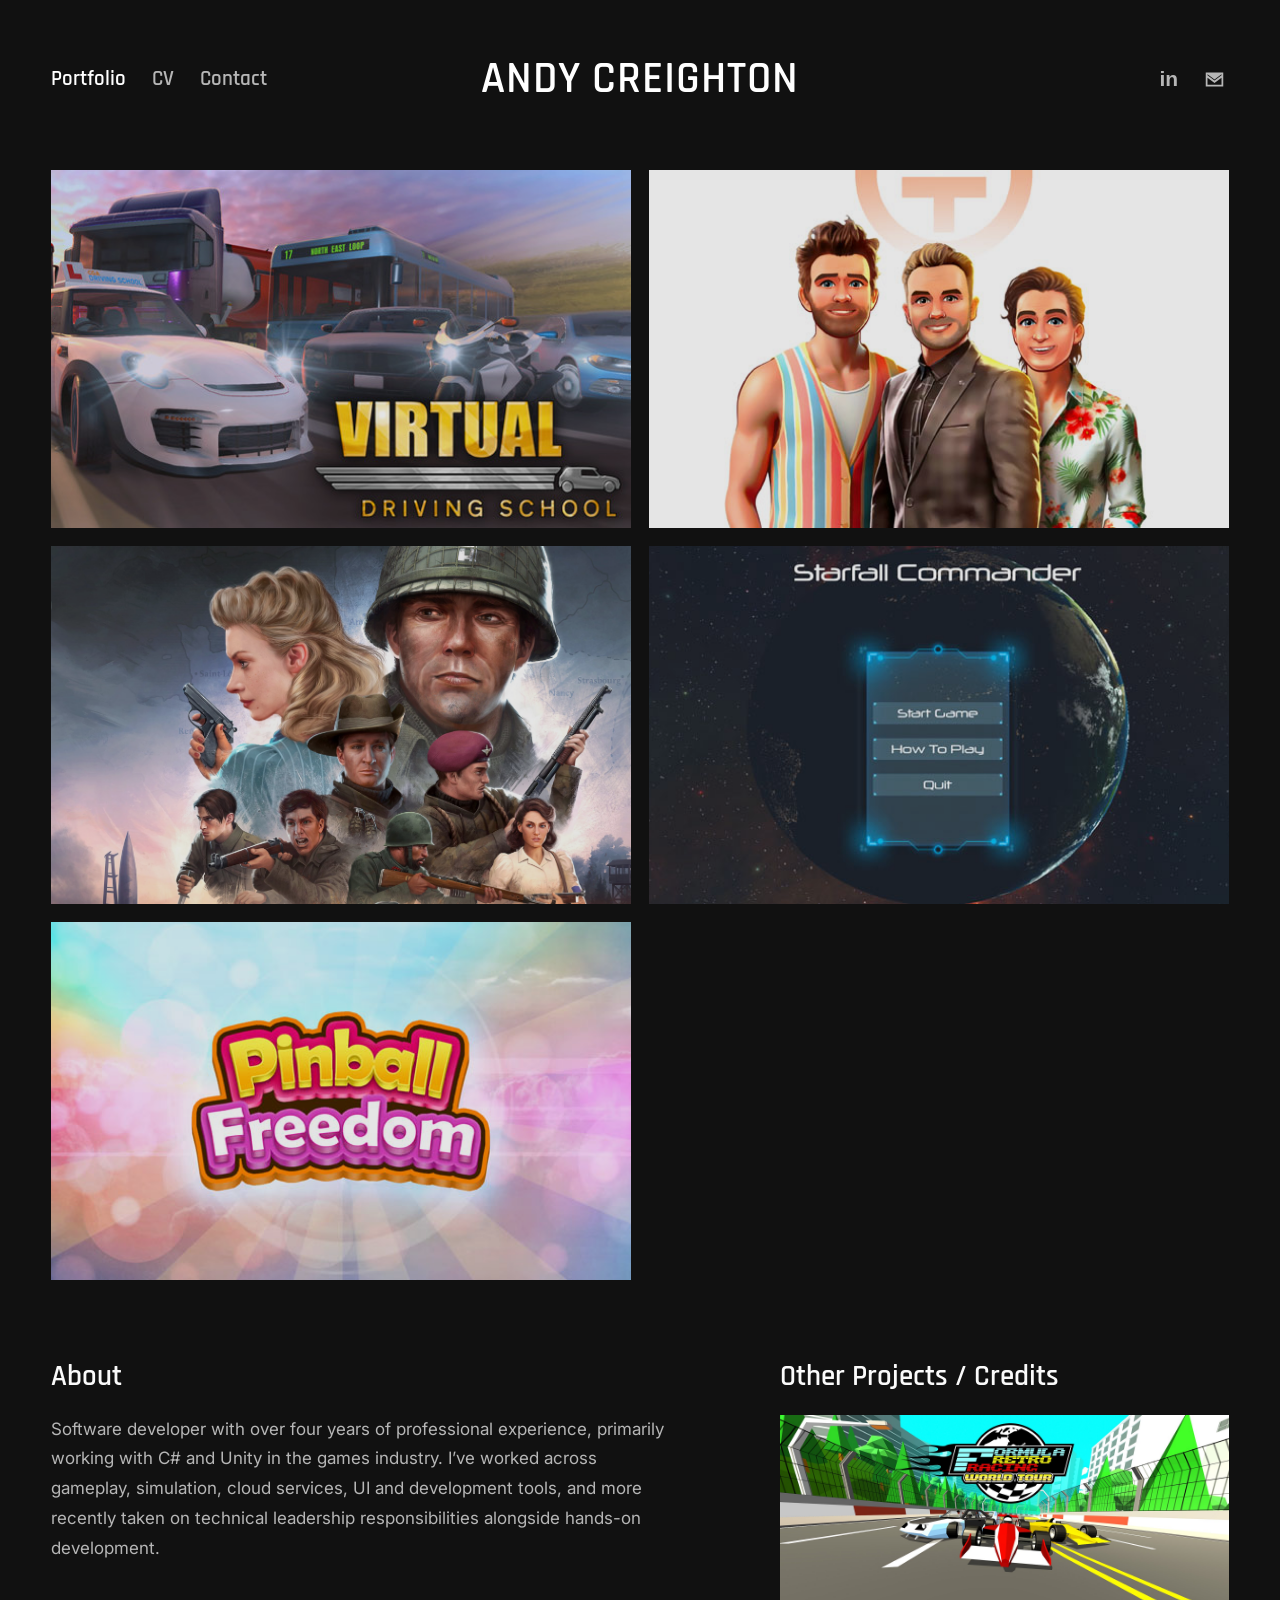
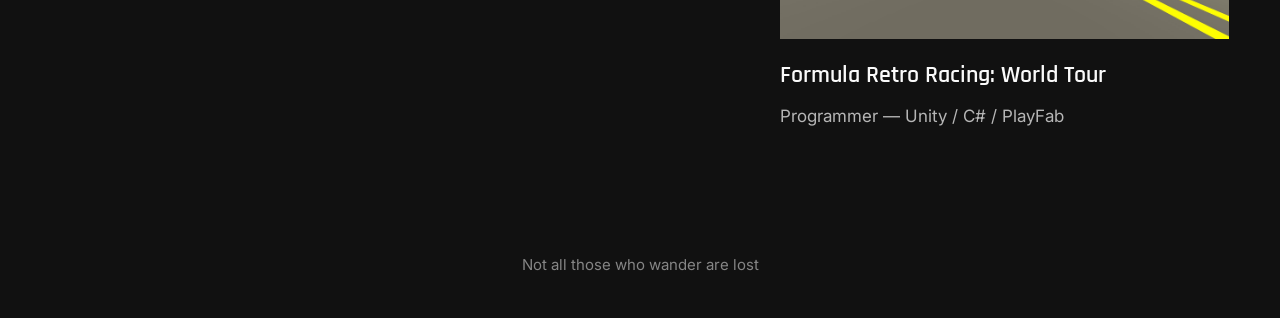
<file: index.html>
<!doctype html>
<html lang="en"><head><meta charset="utf-8"><meta name="viewport" content="width=device-width,initial-scale=1"><meta name="description" content="Andy Creighton — software developer. Gameplay, simulation, cloud services, UI and development tools."><title>Portfolio | Andy Creighton</title><link rel="icon" type="image/svg+xml" href="data:image/svg+xml,%3Csvg xmlns='http://www.w3.org/2000/svg' viewBox='0 0 64 64'%3E%3Crect width='64' height='64' fill='%23111'/%3E%3Ctext x='32' y='44' font-family='Arial' font-size='34' text-anchor='middle' fill='white'%3EAC%3C/text%3E%3C/svg%3E"><link rel="stylesheet" href="styles.css"><script src="assets.js" defer></script><script src="site.js" defer></script></head><body id="top"><a class="skip" href="#main">Skip to content</a><header class="header"><nav class="nav" aria-label="Main navigation"><a href="index.html" aria-current="page">Portfolio</a><a href="assets/AndyCreightonCV.pdf" download="AndyCreightonCV.pdf" aria-label="Download CV (PDF)">CV</a><a href="contact.html">Contact</a></nav><a class="brand" href="index.html">Andy Creighton</a><nav class="socials" aria-label="Social and email"><a href="https://www.linkedin.com/in/andy-creighton-a50040180/" aria-label="LinkedIn profile"><span class="in" aria-hidden="true">in</span></a><a href="mailto:andrewcreighton87@gmail.com" aria-label="Email Andy"><svg viewBox="0 0 24 24" aria-hidden="true"><path d="M2 4h20v16H2V4zm2 2v1l8 6 8-6V6l-8 6-8-6zm0 4v8h16v-8l-8 6-8-6z"/></svg></a></nav></header><main id="main"><h1 class="sr-only">Andy Creighton — Portfolio</h1><div class="portfolio"><div class="grid" aria-label="Selected projects"><a class="tile" href="virtual-driving-school.html" data-cover="assets/virtual-driving-school-cover.jpg"><div class="tile-content"><span class="category">Commercial work · Project lead</span><h2>Virtual Driving School</h2><span class="tags">Unity · C# · Simulation · AI</span></div><span class="asset-note">Project artwork to be added</span></a><a class="tile" href="take-that-this-life.html" data-cover="assets/take-that-this-life-cover.jpg"><div class="tile-content"><span class="category">Commercial work</span><h2>Take That: This Life</h2><span class="tags">C# · Cloud · Async · LiveOps</span></div><span class="asset-note">Project artwork to be added</span></a><a class="tile" href="classified-france-44.html" data-cover="assets/classified-france-44-cover.jpg"><div class="tile-content"><span class="category">Commercial work</span><h2>Classified: France ’44</h2><span class="tags">C# · Gameplay · Tools · UI</span></div><span class="asset-note">Project artwork to be added</span></a><a class="tile" href="starfall-commander.html" data-cover="assets/starfall-commander-cover.jpg"><div class="tile-content"><span class="category">Personal / University work</span><h2>Starfall: Commander</h2><span class="tags">C++ · Unreal Engine · AI</span></div><span class="asset-note">Project artwork to be added</span></a><a class="tile" href="pinball-lockdown-freedom.html" data-cover="assets/pinball-lockdown-freedom-cover.jpg"><div class="tile-content"><span class="category">Earlier commercial work</span><h2>Pinball Lockdown / Freedom</h2><span class="tags">C# · Cross-platform · Online</span></div><span class="asset-note">Project artwork to be added</span></a></div></div><div class="lower"><section><h2>About</h2><p>Software developer with over four years of professional experience, primarily working with C# and Unity in the games industry. I’ve worked across gameplay, simulation, cloud services, UI and development tools, and more recently taken on technical leadership responsibilities alongside hands-on development.</p></section><section class="credits"><h2>Other Projects / Credits</h2><img class="credit-image" src="assets/formula-retro-racing-cover.jpg" alt="Formula Retro Racing: World Tour cover artwork" loading="lazy"><h3>Formula Retro Racing: World Tour</h3><p>Programmer — Unity / C# / PlayFab</p></section></div></main><footer class="footer">Not all those who wander are lost</footer></body></html>
</file>
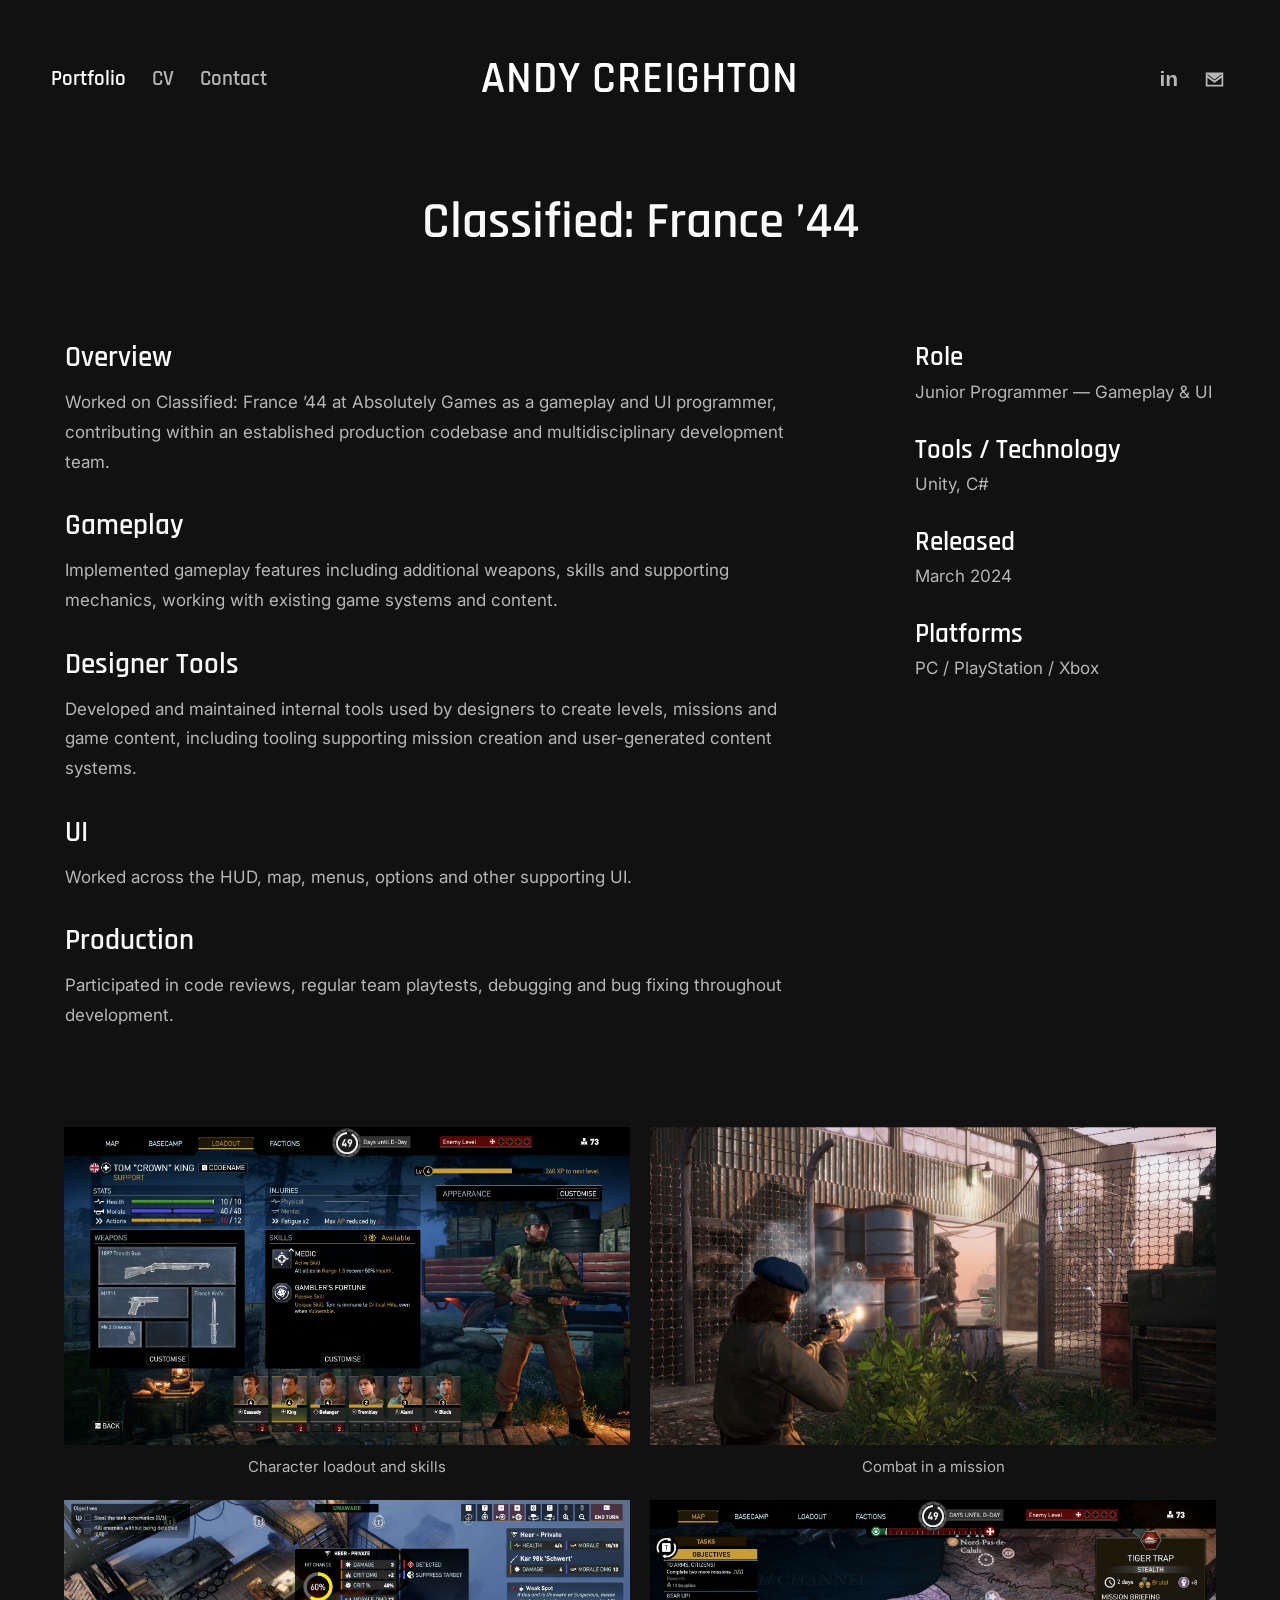
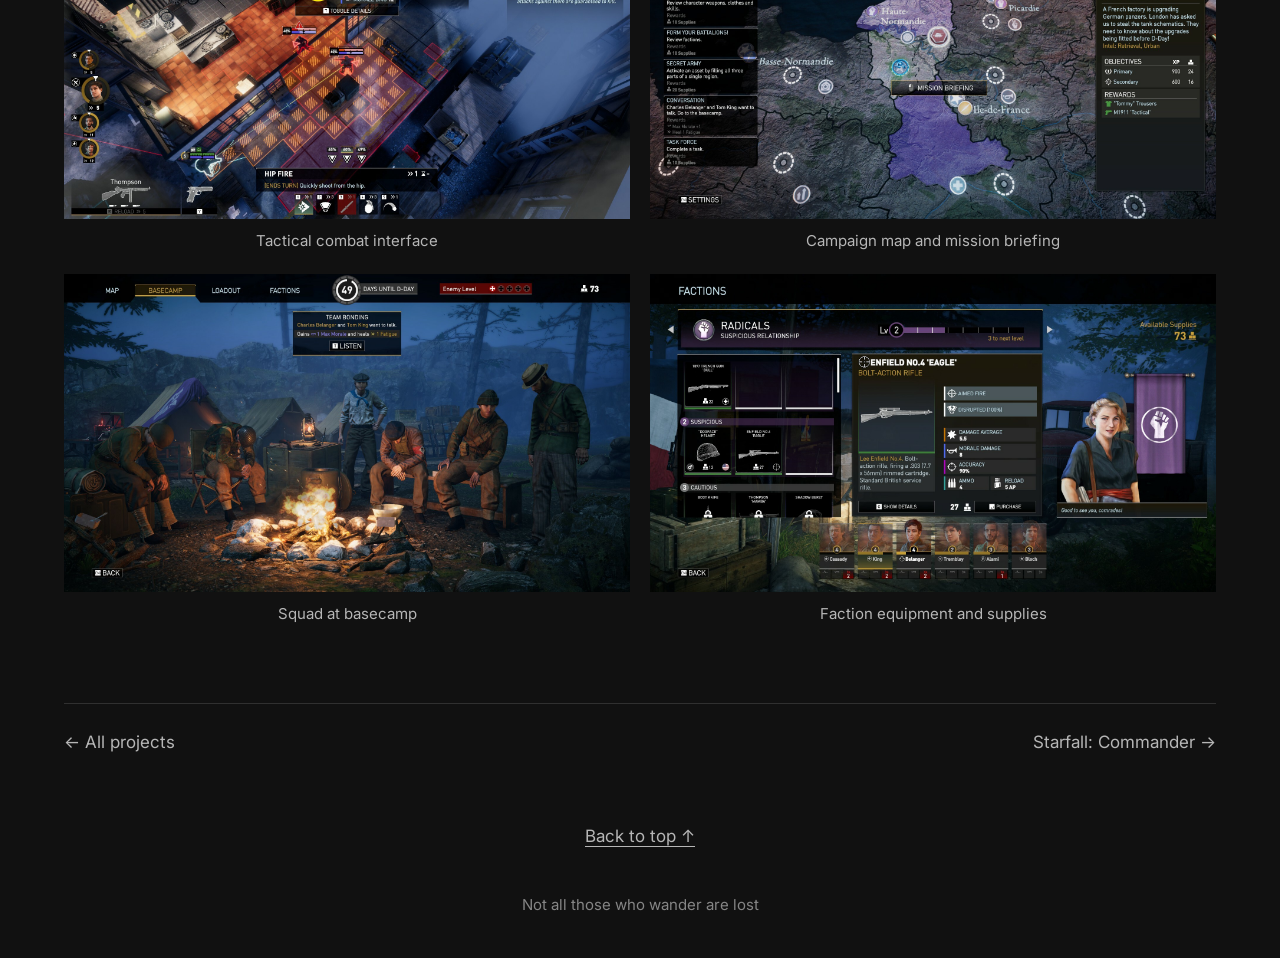
<file: classified-france-44.html>
<!doctype html>
<html lang="en"><head><meta charset="utf-8"><meta name="viewport" content="width=device-width,initial-scale=1"><meta name="description" content="Andy Creighton — software developer. Gameplay, simulation, cloud services, UI and development tools."><title>Classified: France ’44 | Andy Creighton</title><link rel="icon" type="image/svg+xml" href="data:image/svg+xml,%3Csvg xmlns='http://www.w3.org/2000/svg' viewBox='0 0 64 64'%3E%3Crect width='64' height='64' fill='%23111'/%3E%3Ctext x='32' y='44' font-family='Arial' font-size='34' text-anchor='middle' fill='white'%3EAC%3C/text%3E%3C/svg%3E"><link rel="stylesheet" href="styles.css"><script src="assets.js" defer></script><script src="site.js" defer></script></head><body id="top"><a class="skip" href="#main">Skip to content</a><header class="header"><nav class="nav" aria-label="Main navigation"><a href="index.html" aria-current="page">Portfolio</a><a href="assets/AndyCreightonCV.pdf" download="AndyCreightonCV.pdf" aria-label="Download CV (PDF)">CV</a><a href="contact.html">Contact</a></nav><a class="brand" href="index.html">Andy Creighton</a><nav class="socials" aria-label="Social and email"><a href="https://www.linkedin.com/in/andy-creighton-a50040180/" aria-label="LinkedIn profile"><span class="in" aria-hidden="true">in</span></a><a href="mailto:andrewcreighton87@gmail.com" aria-label="Email Andy"><svg viewBox="0 0 24 24" aria-hidden="true"><path d="M2 4h20v16H2V4zm2 2v1l8 6 8-6V6l-8 6-8-6zm0 4v8h16v-8l-8 6-8-6z"/></svg></a></nav></header><main id="main" class="page"><h1 class="page-title">Classified: France ’44</h1><div class="case-layout"><div class="copy"><section><h2>Overview</h2><p>Worked on Classified: France ’44 at Absolutely Games as a gameplay and UI programmer, contributing within an established production codebase and multidisciplinary development team.</p></section><section><h2>Gameplay</h2><p>Implemented gameplay features including additional weapons, skills and supporting mechanics, working with existing game systems and content.</p></section><section><h2>Designer Tools</h2><p>Developed and maintained internal tools used by designers to create levels, missions and game content, including tooling supporting mission creation and user-generated content systems.</p></section><section><h2>UI</h2><p>Worked across the HUD, map, menus, options and other supporting UI.</p></section><section><h2>Production</h2><p>Participated in code reviews, regular team playtests, debugging and bug fixing throughout development.</p></section></div><aside aria-label="Project details"><dl class="details"><div><dt>Role</dt><dd>Junior Programmer — Gameplay & UI</dd></div><div><dt>Tools / Technology</dt><dd>Unity, C#</dd></div><div><dt>Released</dt><dd>March 2024</dd></div><div><dt>Platforms</dt><dd>PC / PlayStation / Xbox</dd></div></dl></aside></div><section class="gallery" aria-label="Project gallery"><figure><a href="assets/classified-france-44-loadout.jpg" aria-label="View full-size image: Character loadout and skills"><img class="gallery-image" src="assets/classified-france-44-loadout.jpg" alt="Character loadout and skills" loading="lazy" decoding="async"></a><figcaption>Character loadout and skills</figcaption></figure>
<figure><a href="assets/classified-france-44-combat.jpg" aria-label="View full-size image: Combat in a mission"><img class="gallery-image" src="assets/classified-france-44-combat.jpg" alt="Combat in a mission" loading="lazy" decoding="async"></a><figcaption>Combat in a mission</figcaption></figure>
<figure><a href="assets/classified-france-44-tactical-ui.jpg" aria-label="View full-size image: Tactical combat interface"><img class="gallery-image" src="assets/classified-france-44-tactical-ui.jpg" alt="Tactical combat interface" loading="lazy" decoding="async"></a><figcaption>Tactical combat interface</figcaption></figure>
<figure><a href="assets/classified-france-44-campaign-map.jpg" aria-label="View full-size image: Campaign map and mission briefing"><img class="gallery-image" src="assets/classified-france-44-campaign-map.jpg" alt="Campaign map and mission briefing" loading="lazy" decoding="async"></a><figcaption>Campaign map and mission briefing</figcaption></figure>
<figure><a href="assets/classified-france-44-basecamp.jpg" aria-label="View full-size image: Squad at basecamp"><img class="gallery-image" src="assets/classified-france-44-basecamp.jpg" alt="Squad at basecamp" loading="lazy" decoding="async"></a><figcaption>Squad at basecamp</figcaption></figure>
<figure><a href="assets/classified-france-44-factions.jpg" aria-label="View full-size image: Faction equipment and supplies"><img class="gallery-image" src="assets/classified-france-44-factions.jpg" alt="Faction equipment and supplies" loading="lazy" decoding="async"></a><figcaption>Faction equipment and supplies</figcaption></figure></section><nav class="project-nav" aria-label="Project navigation"><a href="index.html">← All projects</a><a href="starfall-commander.html">Starfall: Commander →</a></nav><a class="top-link" href="#top">Back to top ↑</a></main><footer class="footer">Not all those who wander are lost</footer></body></html>
</file>
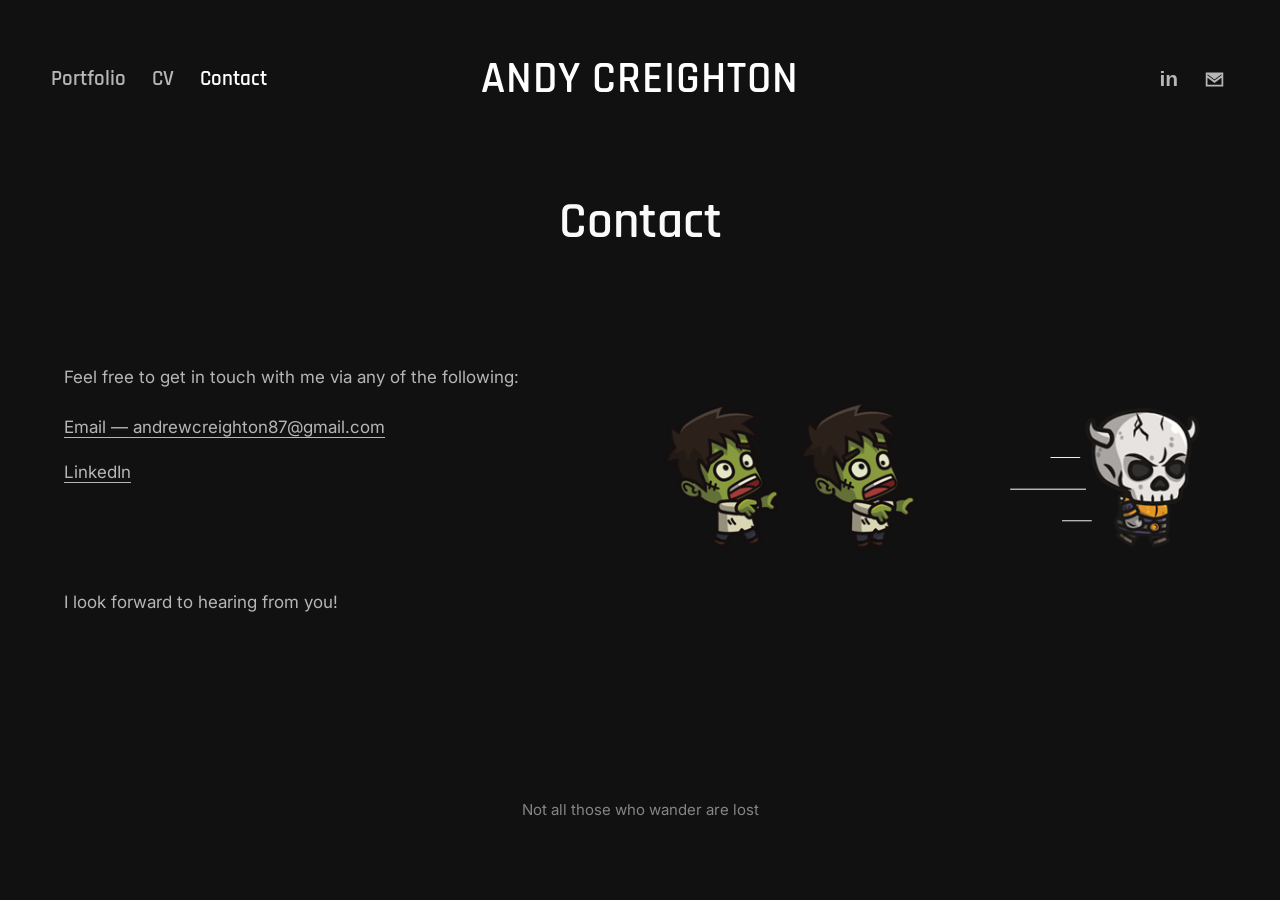
<file: contact.html>
<!doctype html>
<html lang="en"><head><meta charset="utf-8"><meta name="viewport" content="width=device-width,initial-scale=1"><meta name="description" content="Andy Creighton — software developer. Gameplay, simulation, cloud services, UI and development tools."><title>Contact | Andy Creighton</title><link rel="icon" type="image/svg+xml" href="data:image/svg+xml,%3Csvg xmlns='http://www.w3.org/2000/svg' viewBox='0 0 64 64'%3E%3Crect width='64' height='64' fill='%23111'/%3E%3Ctext x='32' y='44' font-family='Arial' font-size='34' text-anchor='middle' fill='white'%3EAC%3C/text%3E%3C/svg%3E"><link rel="stylesheet" href="styles.css"><script src="assets.js" defer></script><script src="site.js" defer></script></head><body id="top"><a class="skip" href="#main">Skip to content</a><header class="header"><nav class="nav" aria-label="Main navigation"><a href="index.html">Portfolio</a><a href="assets/AndyCreightonCV.pdf" download="AndyCreightonCV.pdf" aria-label="Download CV (PDF)">CV</a><a href="contact.html" aria-current="page">Contact</a></nav><a class="brand" href="index.html">Andy Creighton</a><nav class="socials" aria-label="Social and email"><a href="https://www.linkedin.com/in/andy-creighton-a50040180/" aria-label="LinkedIn profile"><span class="in" aria-hidden="true">in</span></a><a href="mailto:andrewcreighton87@gmail.com" aria-label="Email Andy"><svg viewBox="0 0 24 24" aria-hidden="true"><path d="M2 4h20v16H2V4zm2 2v1l8 6 8-6V6l-8 6-8-6zm0 4v8h16v-8l-8 6-8-6z"/></svg></a></nav></header><main id="main" class="page"><h1 class="page-title">Contact</h1><div class="contact-layout"><section><p>Feel free to get in touch with me via any of the following:</p><div class="contact-links"><a href="mailto:andrewcreighton87@gmail.com">Email — andrewcreighton87@gmail.com</a><a id="linkedin" href="https://www.linkedin.com/in/andy-creighton-a50040180/">LinkedIn</a></div><p class="contact-outro">I look forward to hearing from you!</p></section><figure><div class="reference-window jinx"><img src="assets/contact-reference.png" alt="Two cartoon zombies chasing the little skull character from Jinx"></div></figure></div></main><footer class="footer">Not all those who wander are lost</footer></body></html>
</file>
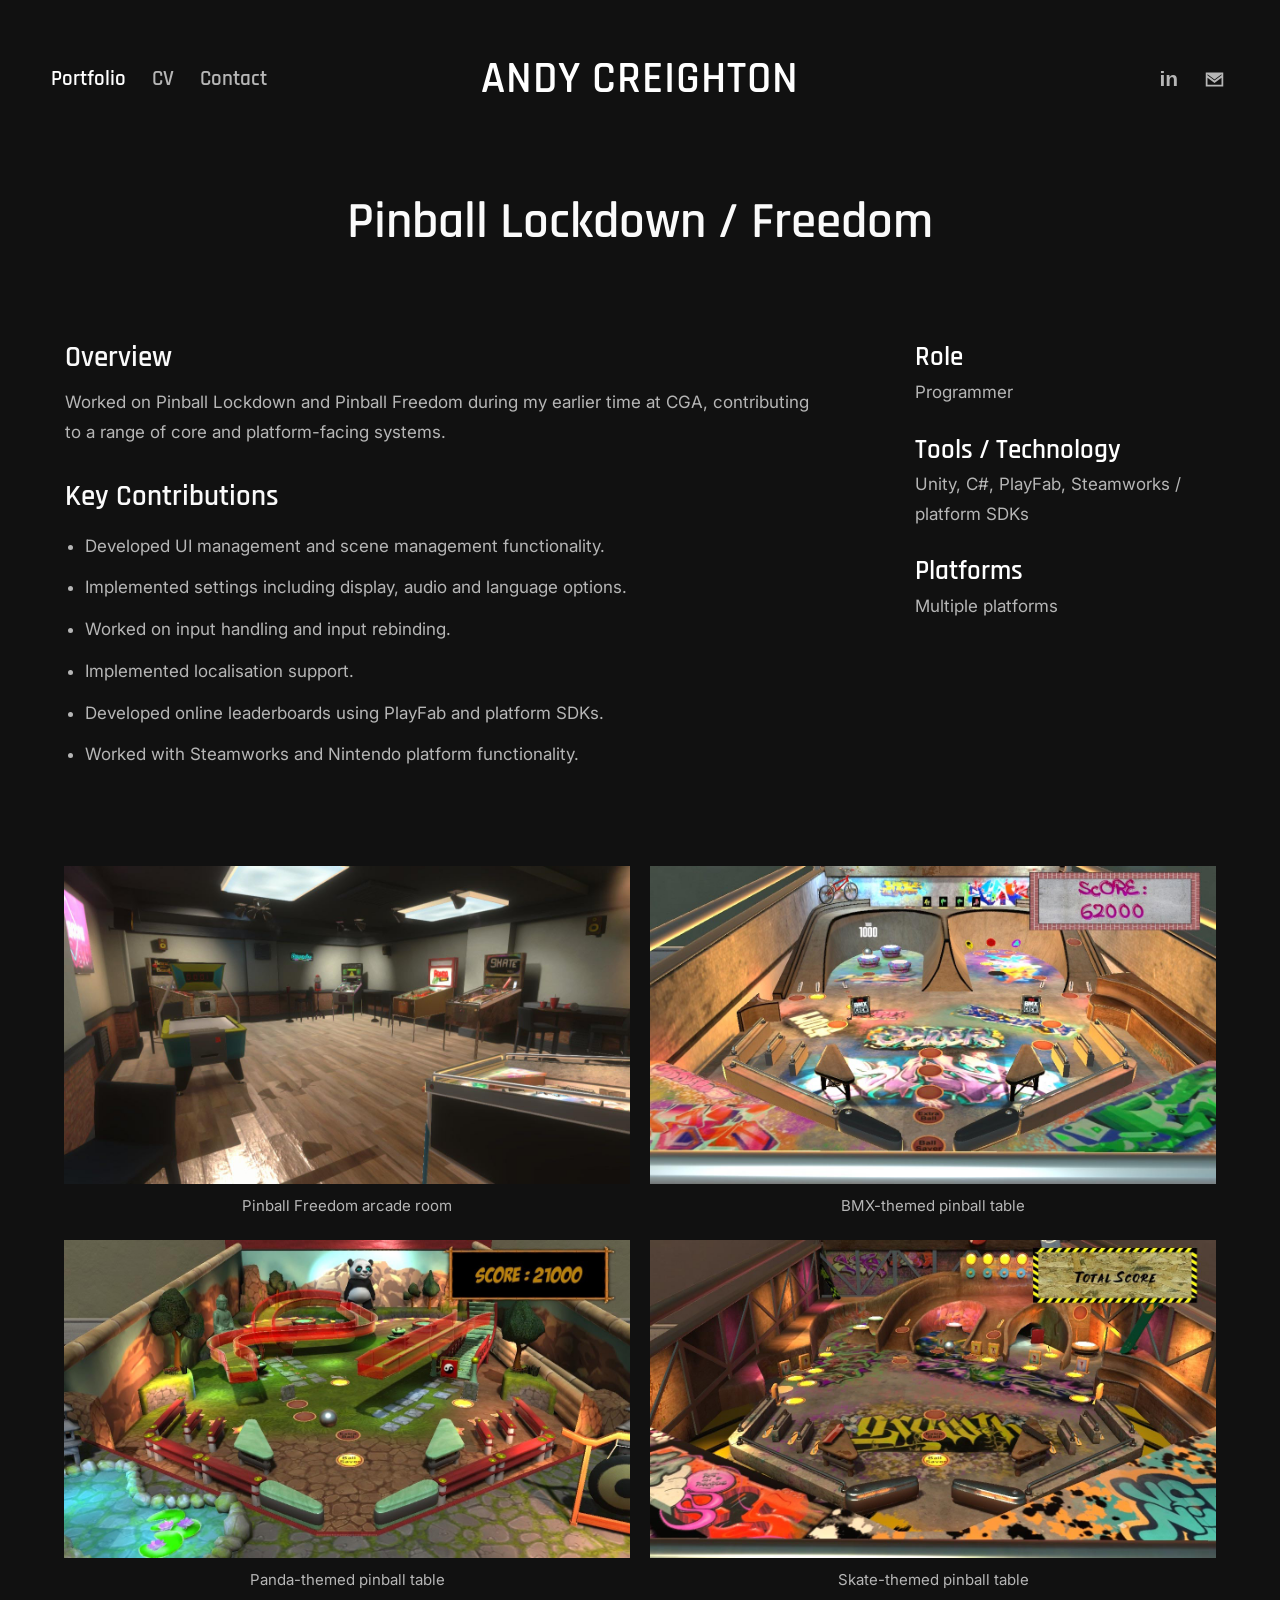
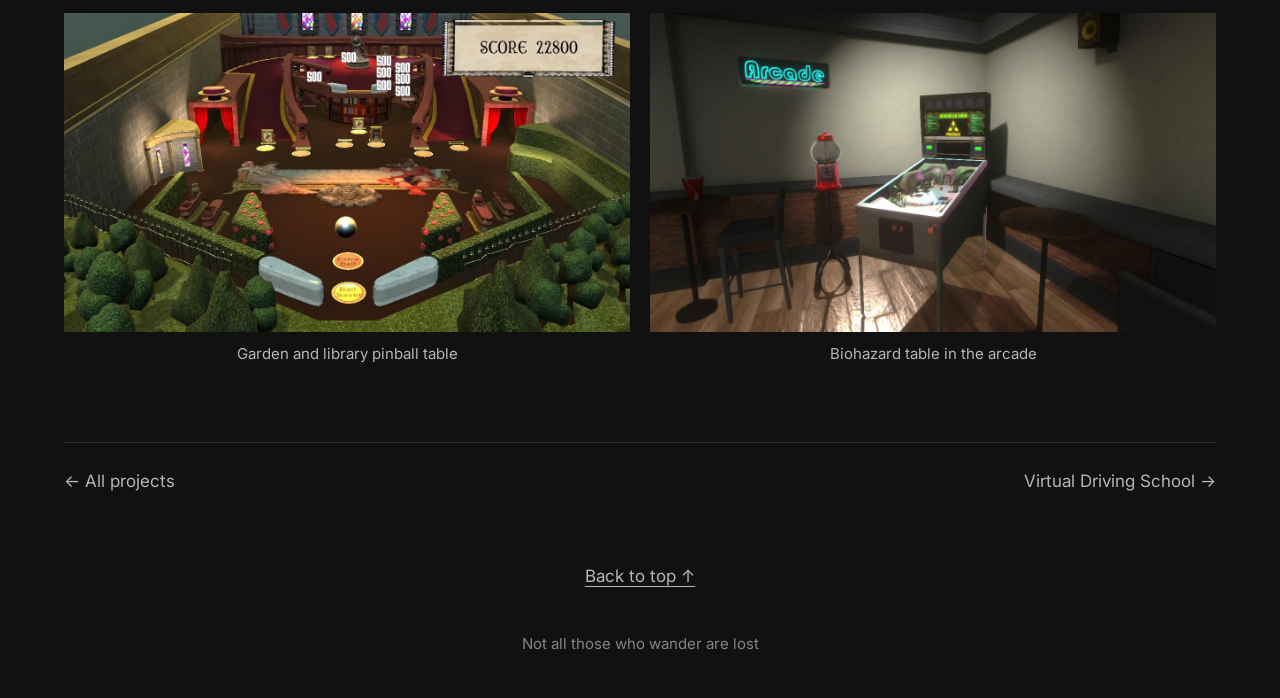
<file: pinball-lockdown-freedom.html>
<!doctype html>
<html lang="en"><head><meta charset="utf-8"><meta name="viewport" content="width=device-width,initial-scale=1"><meta name="description" content="Andy Creighton — software developer. Gameplay, simulation, cloud services, UI and development tools."><title>Pinball Lockdown / Freedom | Andy Creighton</title><link rel="icon" type="image/svg+xml" href="data:image/svg+xml,%3Csvg xmlns='http://www.w3.org/2000/svg' viewBox='0 0 64 64'%3E%3Crect width='64' height='64' fill='%23111'/%3E%3Ctext x='32' y='44' font-family='Arial' font-size='34' text-anchor='middle' fill='white'%3EAC%3C/text%3E%3C/svg%3E"><link rel="stylesheet" href="styles.css"><script src="assets.js" defer></script><script src="site.js" defer></script></head><body id="top"><a class="skip" href="#main">Skip to content</a><header class="header"><nav class="nav" aria-label="Main navigation"><a href="index.html" aria-current="page">Portfolio</a><a href="assets/AndyCreightonCV.pdf" download="AndyCreightonCV.pdf" aria-label="Download CV (PDF)">CV</a><a href="contact.html">Contact</a></nav><a class="brand" href="index.html">Andy Creighton</a><nav class="socials" aria-label="Social and email"><a href="https://www.linkedin.com/in/andy-creighton-a50040180/" aria-label="LinkedIn profile"><span class="in" aria-hidden="true">in</span></a><a href="mailto:andrewcreighton87@gmail.com" aria-label="Email Andy"><svg viewBox="0 0 24 24" aria-hidden="true"><path d="M2 4h20v16H2V4zm2 2v1l8 6 8-6V6l-8 6-8-6zm0 4v8h16v-8l-8 6-8-6z"/></svg></a></nav></header><main id="main" class="page"><h1 class="page-title">Pinball Lockdown / Freedom</h1><div class="case-layout"><div class="copy"><section><h2>Overview</h2><p>Worked on Pinball Lockdown and Pinball Freedom during my earlier time at CGA, contributing to a range of core and platform-facing systems.</p></section><section><h2>Key Contributions</h2><ul><li>Developed UI management and scene management functionality.</li><li>Implemented settings including display, audio and language options.</li><li>Worked on input handling and input rebinding.</li><li>Implemented localisation support.</li><li>Developed online leaderboards using PlayFab and platform SDKs.</li><li>Worked with Steamworks and Nintendo platform functionality.</li></ul></section></div><aside aria-label="Project details"><dl class="details"><div><dt>Role</dt><dd>Programmer</dd></div><div><dt>Tools / Technology</dt><dd>Unity, C#, PlayFab, Steamworks / platform SDKs</dd></div><div><dt>Platforms</dt><dd>Multiple platforms</dd></div></dl></aside></div><section class="gallery" aria-label="Project gallery"><figure><a href="assets/pinball-freedom-1.jpg" aria-label="View full-size image: Pinball Freedom arcade room"><img class="gallery-image" src="assets/pinball-freedom-1.jpg" alt="Pinball Freedom arcade room" width="1280" height="720" loading="lazy"></a><figcaption>Pinball Freedom arcade room</figcaption></figure><figure><a href="assets/pinball-freedom-2.jpg" aria-label="View full-size image: BMX-themed pinball table"><img class="gallery-image" src="assets/pinball-freedom-2.jpg" alt="BMX-themed pinball table" width="1280" height="720" loading="lazy"></a><figcaption>BMX-themed pinball table</figcaption></figure><figure><a href="assets/pinball-freedom-3.jpg" aria-label="View full-size image: Panda-themed pinball table"><img class="gallery-image" src="assets/pinball-freedom-3.jpg" alt="Panda-themed pinball table" width="1280" height="720" loading="lazy"></a><figcaption>Panda-themed pinball table</figcaption></figure><figure><a href="assets/pinball-freedom-4.jpg" aria-label="View full-size image: Skate-themed pinball table"><img class="gallery-image" src="assets/pinball-freedom-4.jpg" alt="Skate-themed pinball table" width="1280" height="720" loading="lazy"></a><figcaption>Skate-themed pinball table</figcaption></figure><figure><a href="assets/pinball-freedom-5.jpg" aria-label="View full-size image: Garden and library pinball table"><img class="gallery-image" src="assets/pinball-freedom-5.jpg" alt="Garden and library pinball table" width="1280" height="720" loading="lazy"></a><figcaption>Garden and library pinball table</figcaption></figure><figure><a href="assets/pinball-freedom-6.jpg" aria-label="View full-size image: Biohazard table in the arcade"><img class="gallery-image" src="assets/pinball-freedom-6.jpg" alt="Biohazard table in the arcade" width="1280" height="720" loading="lazy"></a><figcaption>Biohazard table in the arcade</figcaption></figure></section><nav class="project-nav" aria-label="Project navigation"><a href="index.html">← All projects</a><a href="virtual-driving-school.html">Virtual Driving School →</a></nav><a class="top-link" href="#top">Back to top ↑</a></main><footer class="footer">Not all those who wander are lost</footer></body></html>
</file>
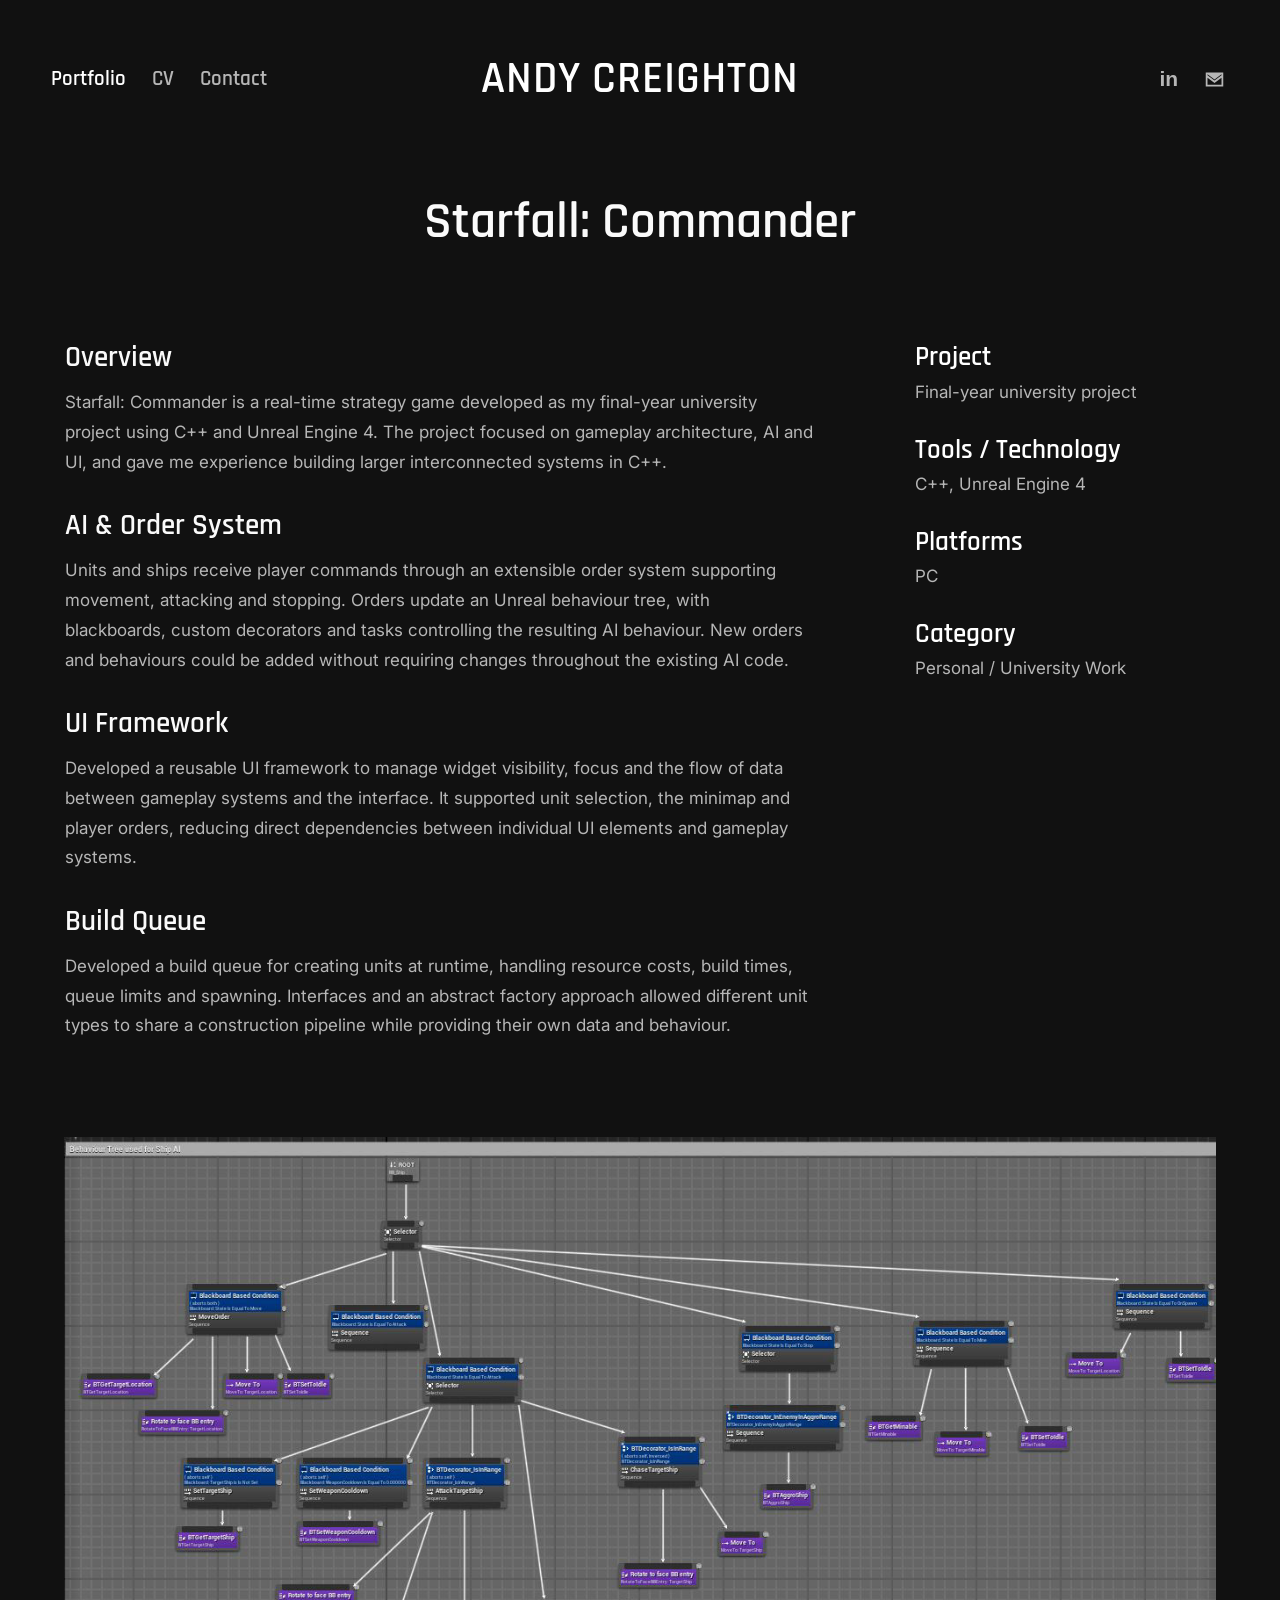
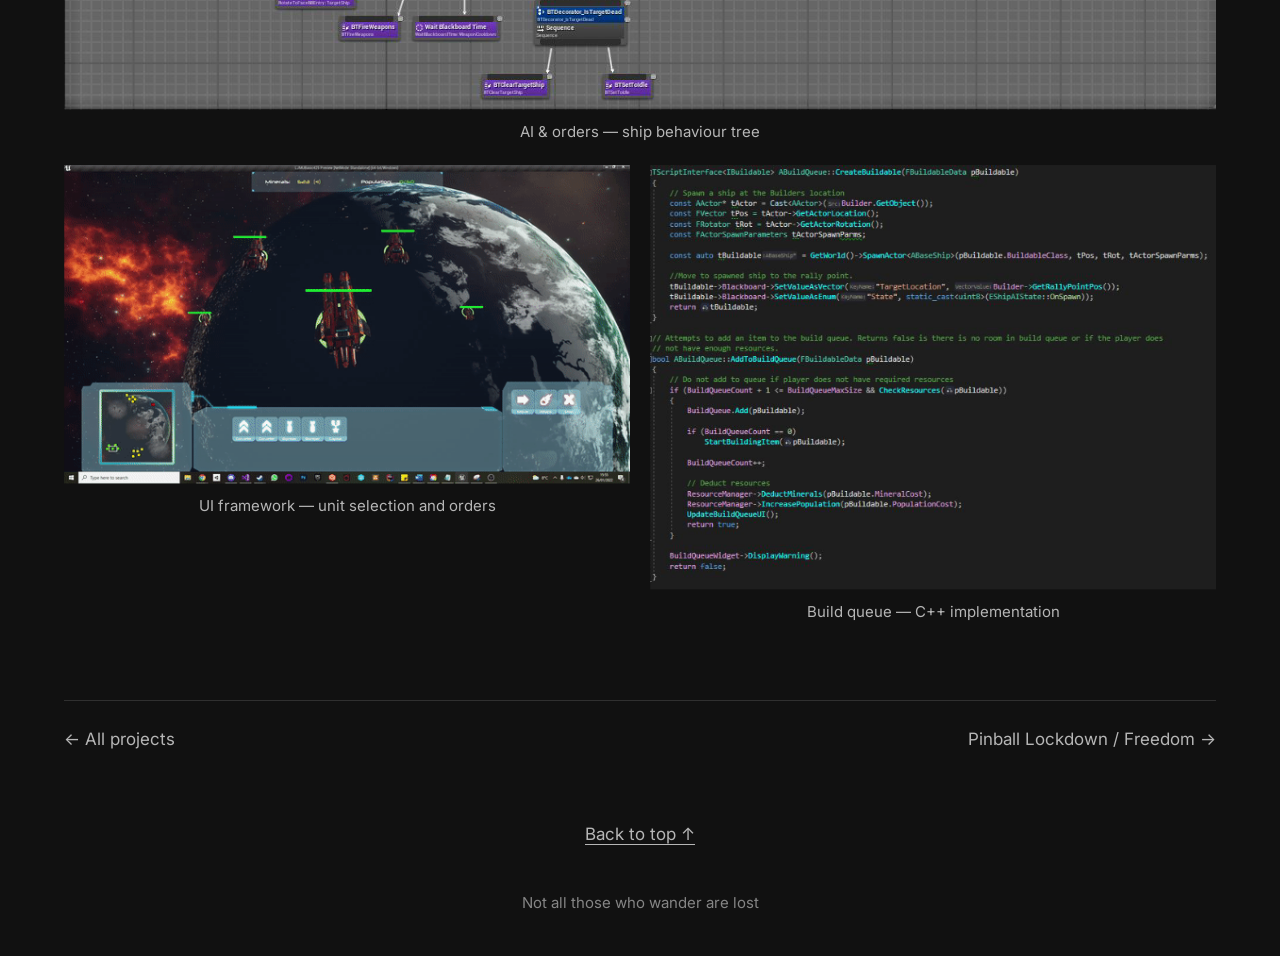
<file: starfall-commander.html>
<!doctype html>
<html lang="en"><head><meta charset="utf-8"><meta name="viewport" content="width=device-width,initial-scale=1"><meta name="description" content="Andy Creighton — software developer. Gameplay, simulation, cloud services, UI and development tools."><title>Starfall: Commander | Andy Creighton</title><link rel="icon" type="image/svg+xml" href="data:image/svg+xml,%3Csvg xmlns='http://www.w3.org/2000/svg' viewBox='0 0 64 64'%3E%3Crect width='64' height='64' fill='%23111'/%3E%3Ctext x='32' y='44' font-family='Arial' font-size='34' text-anchor='middle' fill='white'%3EAC%3C/text%3E%3C/svg%3E"><link rel="stylesheet" href="styles.css"><script src="assets.js" defer></script><script src="site.js" defer></script></head><body id="top"><a class="skip" href="#main">Skip to content</a><header class="header"><nav class="nav" aria-label="Main navigation"><a href="index.html" aria-current="page">Portfolio</a><a href="assets/AndyCreightonCV.pdf" download="AndyCreightonCV.pdf" aria-label="Download CV (PDF)">CV</a><a href="contact.html">Contact</a></nav><a class="brand" href="index.html">Andy Creighton</a><nav class="socials" aria-label="Social and email"><a href="https://www.linkedin.com/in/andy-creighton-a50040180/" aria-label="LinkedIn profile"><span class="in" aria-hidden="true">in</span></a><a href="mailto:andrewcreighton87@gmail.com" aria-label="Email Andy"><svg viewBox="0 0 24 24" aria-hidden="true"><path d="M2 4h20v16H2V4zm2 2v1l8 6 8-6V6l-8 6-8-6zm0 4v8h16v-8l-8 6-8-6z"/></svg></a></nav></header><main id="main" class="page"><h1 class="page-title">Starfall: Commander</h1><div class="case-layout"><div class="copy"><section><h2>Overview</h2><p>Starfall: Commander is a real-time strategy game developed as my final-year university project using C++ and Unreal Engine 4. The project focused on gameplay architecture, AI and UI, and gave me experience building larger interconnected systems in C++.</p></section><section><h2>AI & Order System</h2><p>Units and ships receive player commands through an extensible order system supporting movement, attacking and stopping. Orders update an Unreal behaviour tree, with blackboards, custom decorators and tasks controlling the resulting AI behaviour. New orders and behaviours could be added without requiring changes throughout the existing AI code.</p></section><section><h2>UI Framework</h2><p>Developed a reusable UI framework to manage widget visibility, focus and the flow of data between gameplay systems and the interface. It supported unit selection, the minimap and player orders, reducing direct dependencies between individual UI elements and gameplay systems.</p></section><section><h2>Build Queue</h2><p>Developed a build queue for creating units at runtime, handling resource costs, build times, queue limits and spawning. Interfaces and an abstract factory approach allowed different unit types to share a construction pipeline while providing their own data and behaviour.</p></section></div><aside aria-label="Project details"><dl class="details"><div><dt>Project</dt><dd>Final-year university project</dd></div><div><dt>Tools / Technology</dt><dd>C++, Unreal Engine 4</dd></div><div><dt>Platforms</dt><dd>PC</dd></div><div><dt>Category</dt><dd>Personal / University Work</dd></div></dl></aside></div><section class="gallery" aria-label="Project gallery"><figure class="wide"><span class="reference-window starfall-ai"><img src="assets/starfall-ai-reference.png" alt="Unreal behaviour tree used for Starfall ship AI, recovered from the original portfolio screenshot" loading="lazy"></span><figcaption>AI & orders — ship behaviour tree</figcaption></figure><figure><span class="reference-window starfall-ui"><img src="assets/starfall-ui-reference.png" alt="Starfall gameplay showing selected ships, minimap and order buttons" loading="lazy"></span><figcaption>UI framework — unit selection and orders</figcaption></figure><figure><span class="reference-window starfall-build"><img src="assets/starfall-build-reference.png" alt="Original C++ build queue implementation using the buildable interface and spawning pipeline" loading="lazy"></span><figcaption>Build queue — C++ implementation</figcaption></figure></section><nav class="project-nav" aria-label="Project navigation"><a href="index.html">← All projects</a><a href="pinball-lockdown-freedom.html">Pinball Lockdown / Freedom →</a></nav><a class="top-link" href="#top">Back to top ↑</a></main><footer class="footer">Not all those who wander are lost</footer></body></html>
</file>
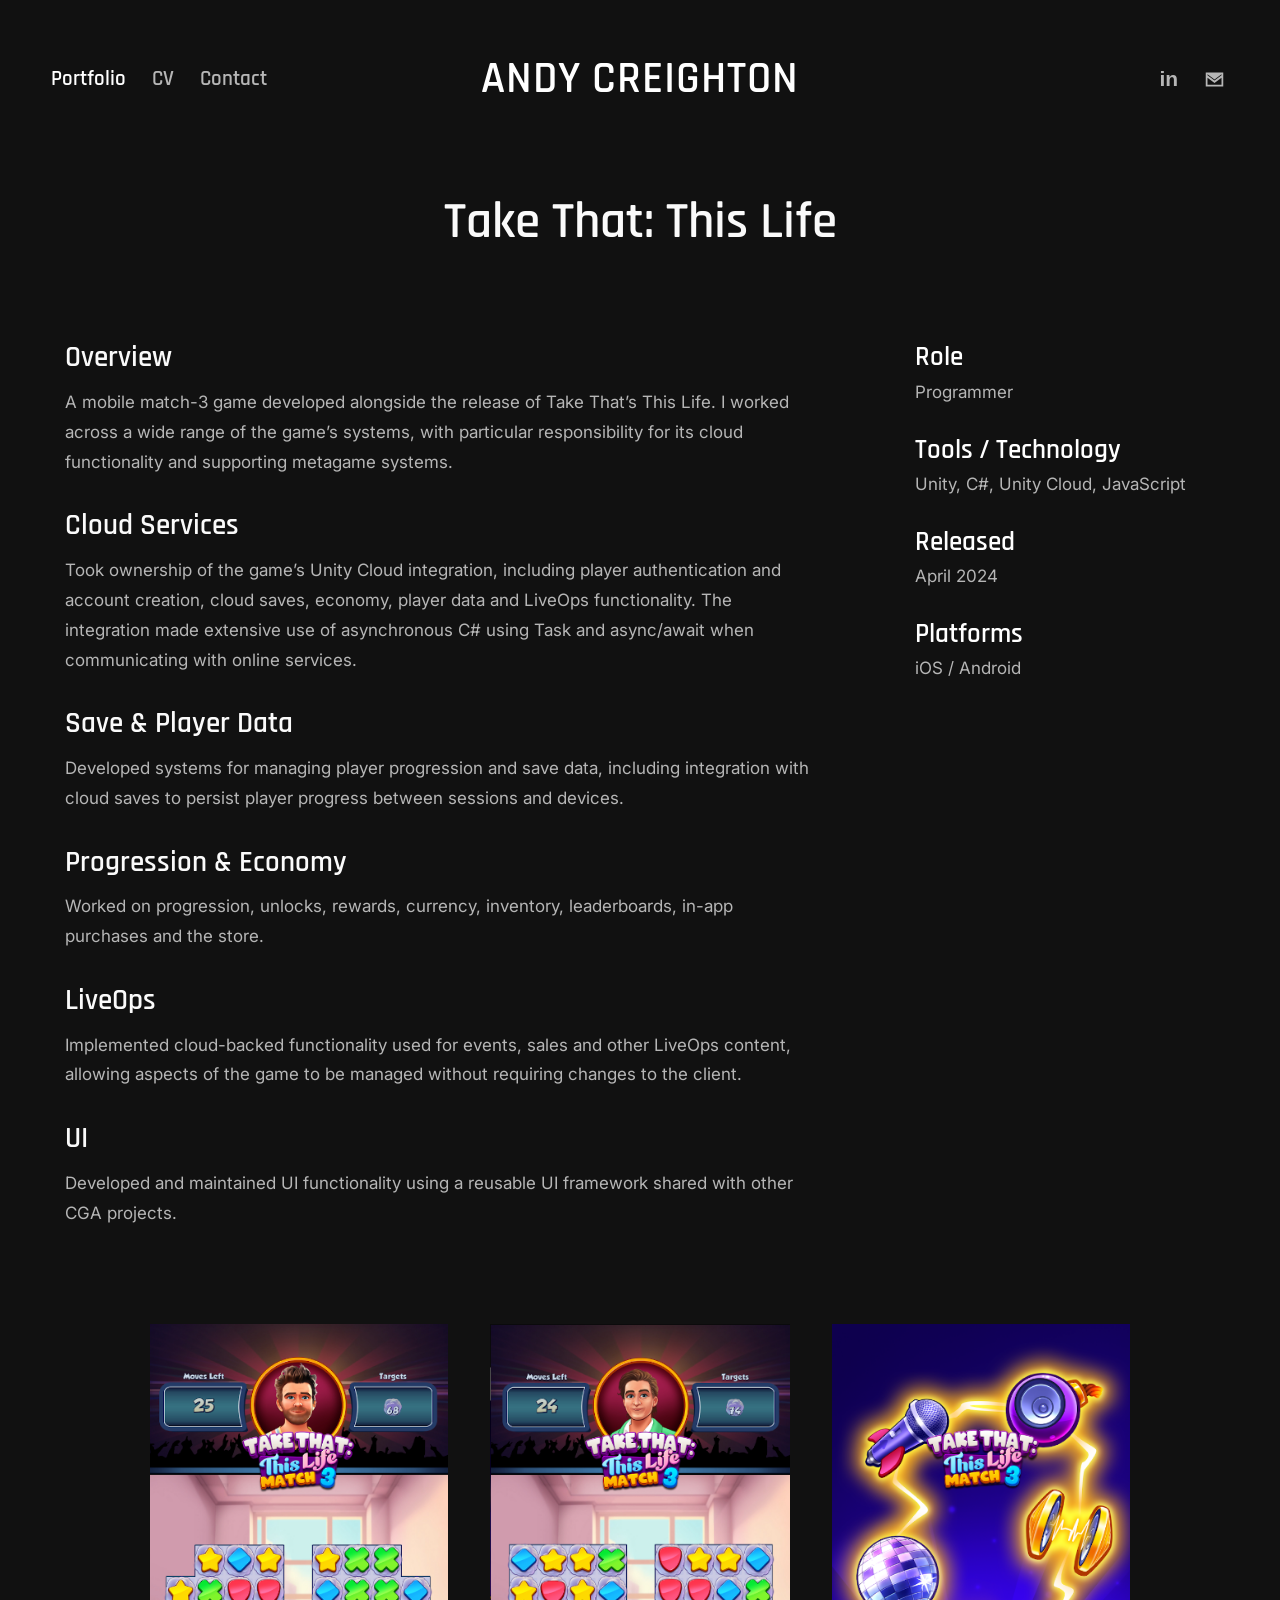
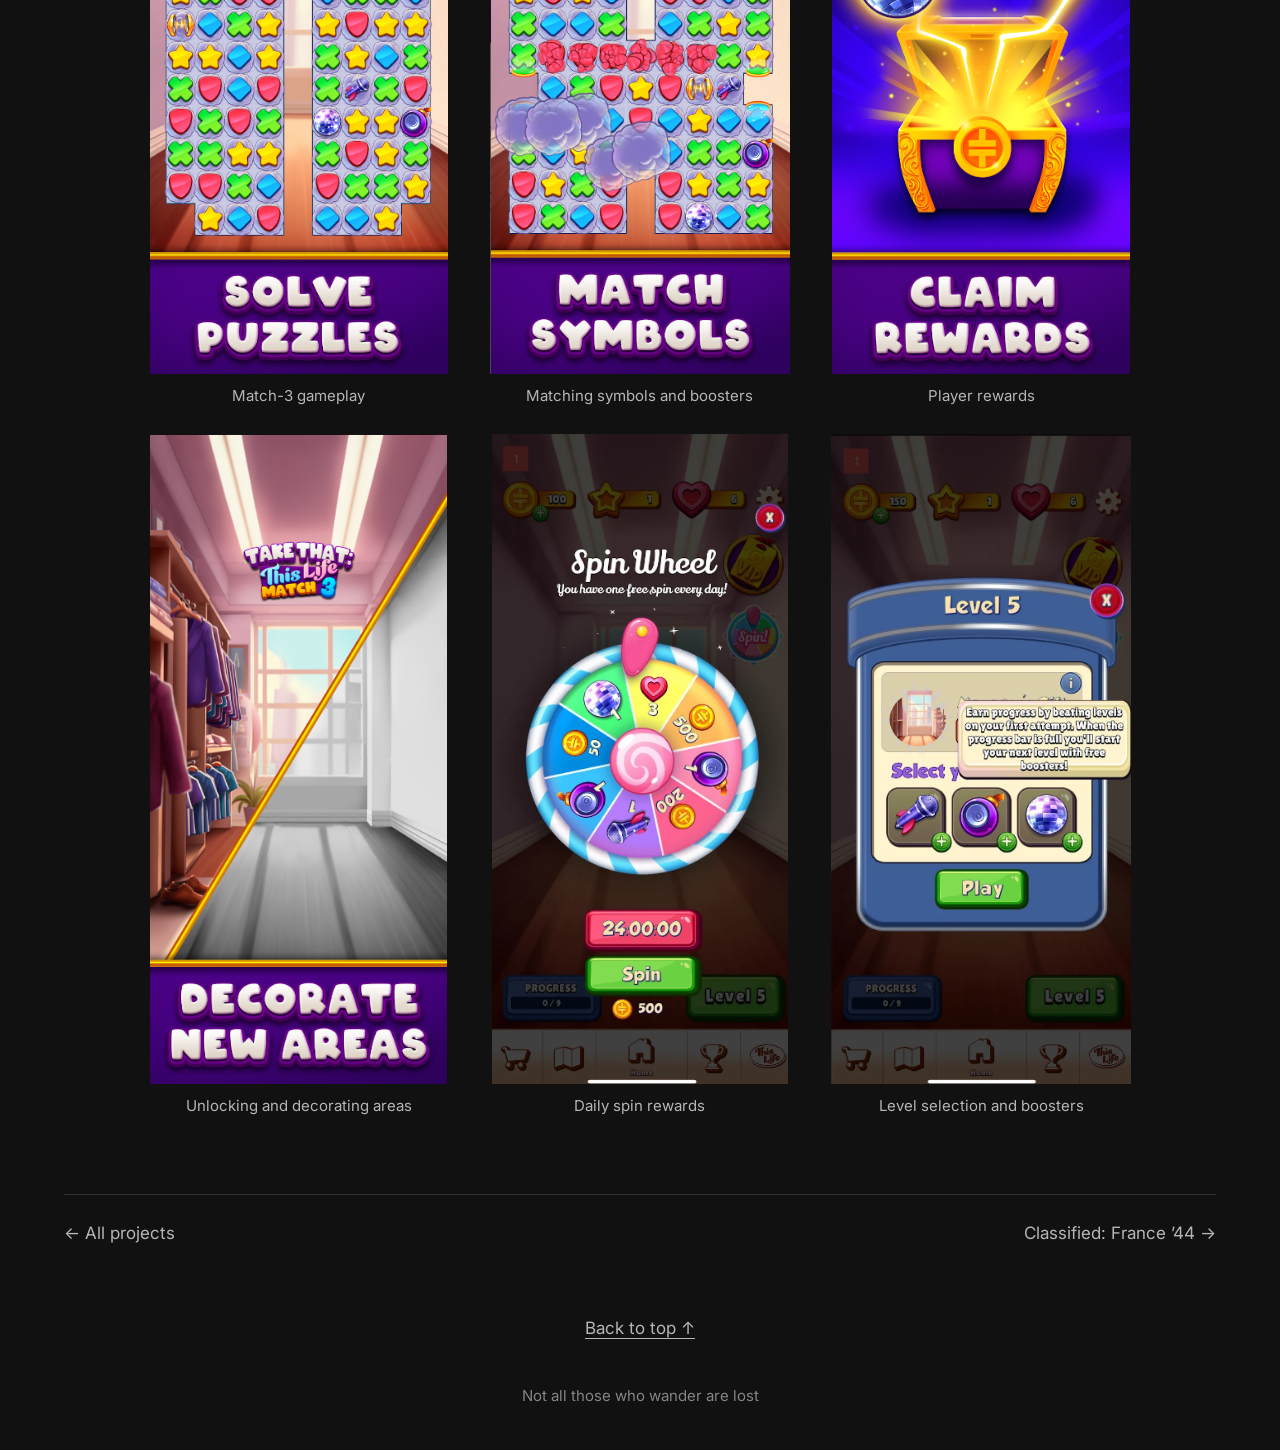
<file: take-that-this-life.html>
<!doctype html>
<html lang="en"><head><meta charset="utf-8"><meta name="viewport" content="width=device-width,initial-scale=1"><meta name="description" content="Andy Creighton — software developer. Gameplay, simulation, cloud services, UI and development tools."><title>Take That: This Life | Andy Creighton</title><link rel="icon" type="image/svg+xml" href="data:image/svg+xml,%3Csvg xmlns='http://www.w3.org/2000/svg' viewBox='0 0 64 64'%3E%3Crect width='64' height='64' fill='%23111'/%3E%3Ctext x='32' y='44' font-family='Arial' font-size='34' text-anchor='middle' fill='white'%3EAC%3C/text%3E%3C/svg%3E"><link rel="stylesheet" href="styles.css"><script src="assets.js" defer></script><script src="site.js" defer></script></head><body id="top"><a class="skip" href="#main">Skip to content</a><header class="header"><nav class="nav" aria-label="Main navigation"><a href="index.html" aria-current="page">Portfolio</a><a href="assets/AndyCreightonCV.pdf" download="AndyCreightonCV.pdf" aria-label="Download CV (PDF)">CV</a><a href="contact.html">Contact</a></nav><a class="brand" href="index.html">Andy Creighton</a><nav class="socials" aria-label="Social and email"><a href="https://www.linkedin.com/in/andy-creighton-a50040180/" aria-label="LinkedIn profile"><span class="in" aria-hidden="true">in</span></a><a href="mailto:andrewcreighton87@gmail.com" aria-label="Email Andy"><svg viewBox="0 0 24 24" aria-hidden="true"><path d="M2 4h20v16H2V4zm2 2v1l8 6 8-6V6l-8 6-8-6zm0 4v8h16v-8l-8 6-8-6z"/></svg></a></nav></header><main id="main" class="page"><h1 class="page-title">Take That: This Life</h1><div class="case-layout"><div class="copy"><section><h2>Overview</h2><p>A mobile match-3 game developed alongside the release of Take That’s This Life. I worked across a wide range of the game’s systems, with particular responsibility for its cloud functionality and supporting metagame systems.</p></section><section><h2>Cloud Services</h2><p>Took ownership of the game’s Unity Cloud integration, including player authentication and account creation, cloud saves, economy, player data and LiveOps functionality. The integration made extensive use of asynchronous C# using Task and async/await when communicating with online services.</p></section><section><h2>Save & Player Data</h2><p>Developed systems for managing player progression and save data, including integration with cloud saves to persist player progress between sessions and devices.</p></section><section><h2>Progression & Economy</h2><p>Worked on progression, unlocks, rewards, currency, inventory, leaderboards, in-app purchases and the store.</p></section><section><h2>LiveOps</h2><p>Implemented cloud-backed functionality used for events, sales and other LiveOps content, allowing aspects of the game to be managed without requiring changes to the client.</p></section><section><h2>UI</h2><p>Developed and maintained UI functionality using a reusable UI framework shared with other CGA projects.</p></section></div><aside aria-label="Project details"><dl class="details"><div><dt>Role</dt><dd>Programmer</dd></div><div><dt>Tools / Technology</dt><dd>Unity, C#, Unity Cloud, JavaScript</dd></div><div><dt>Released</dt><dd>April 2024</dd></div><div><dt>Platforms</dt><dd>iOS / Android</dd></div></dl></aside></div><section class="gallery gallery-portrait" aria-label="Project gallery"><figure><a href="assets/take-that-this-life-puzzles.png" aria-label="View full-size image: Match-3 gameplay"><img class="gallery-image" src="assets/take-that-this-life-puzzles.png" alt="Match-3 gameplay" loading="lazy" decoding="async"></a><figcaption>Match-3 gameplay</figcaption></figure>
<figure><a href="assets/take-that-this-life-matching.png" aria-label="View full-size image: Matching symbols and boosters"><img class="gallery-image" src="assets/take-that-this-life-matching.png" alt="Matching symbols and boosters" loading="lazy" decoding="async"></a><figcaption>Matching symbols and boosters</figcaption></figure>
<figure><a href="assets/take-that-this-life-rewards.png" aria-label="View full-size image: Player rewards"><img class="gallery-image" src="assets/take-that-this-life-rewards.png" alt="Player rewards" loading="lazy" decoding="async"></a><figcaption>Player rewards</figcaption></figure>
<figure><a href="assets/take-that-this-life-areas.png" aria-label="View full-size image: Unlocking and decorating areas"><img class="gallery-image" src="assets/take-that-this-life-areas.png" alt="Unlocking and decorating areas" loading="lazy" decoding="async"></a><figcaption>Unlocking and decorating areas</figcaption></figure>
<figure><a href="assets/take-that-this-life-daily-spin.png" aria-label="View full-size image: Daily spin rewards"><img class="gallery-image" src="assets/take-that-this-life-daily-spin.png" alt="Daily spin rewards" loading="lazy" decoding="async"></a><figcaption>Daily spin rewards</figcaption></figure>
<figure><a href="assets/take-that-this-life-level-selection.png" aria-label="View full-size image: Level selection and boosters"><img class="gallery-image" src="assets/take-that-this-life-level-selection.png" alt="Level selection and boosters" loading="lazy" decoding="async"></a><figcaption>Level selection and boosters</figcaption></figure></section><nav class="project-nav" aria-label="Project navigation"><a href="index.html">← All projects</a><a href="classified-france-44.html">Classified: France ’44 →</a></nav><a class="top-link" href="#top">Back to top ↑</a></main><footer class="footer">Not all those who wander are lost</footer></body></html>
</file>
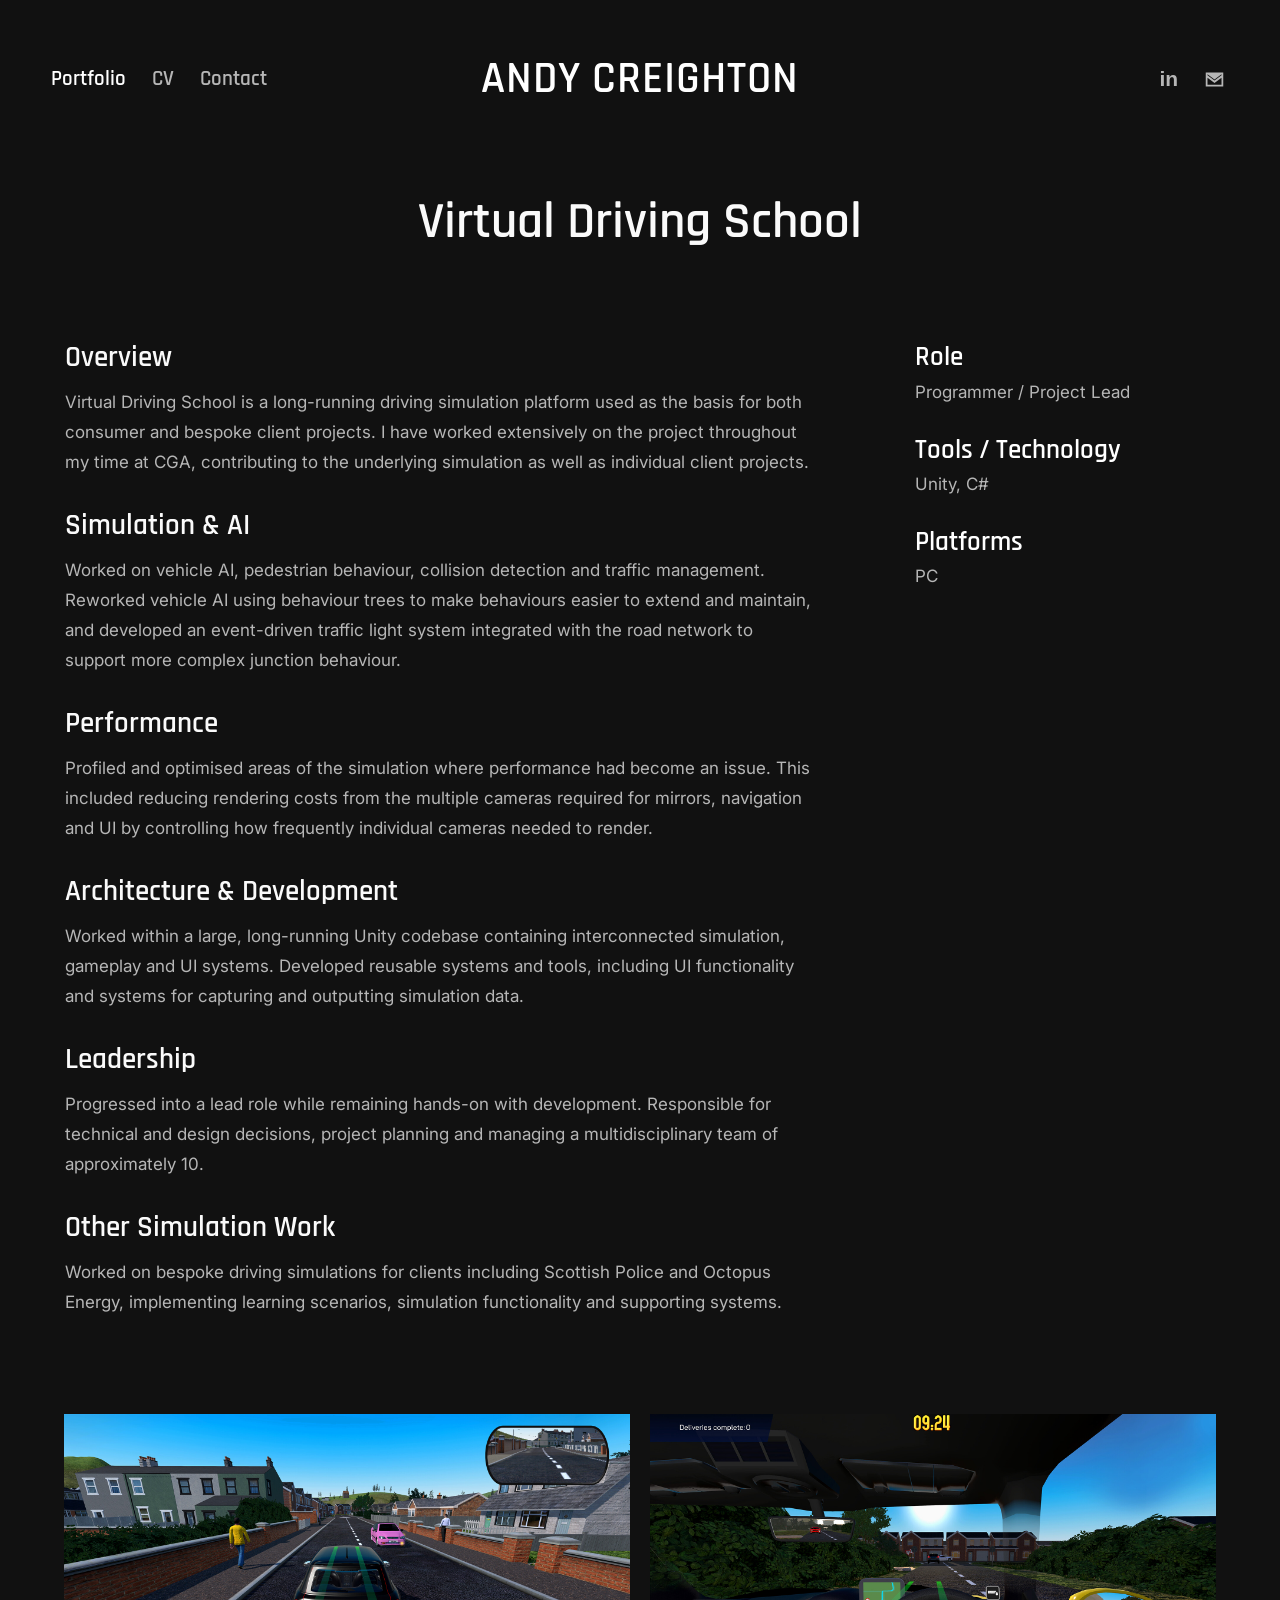
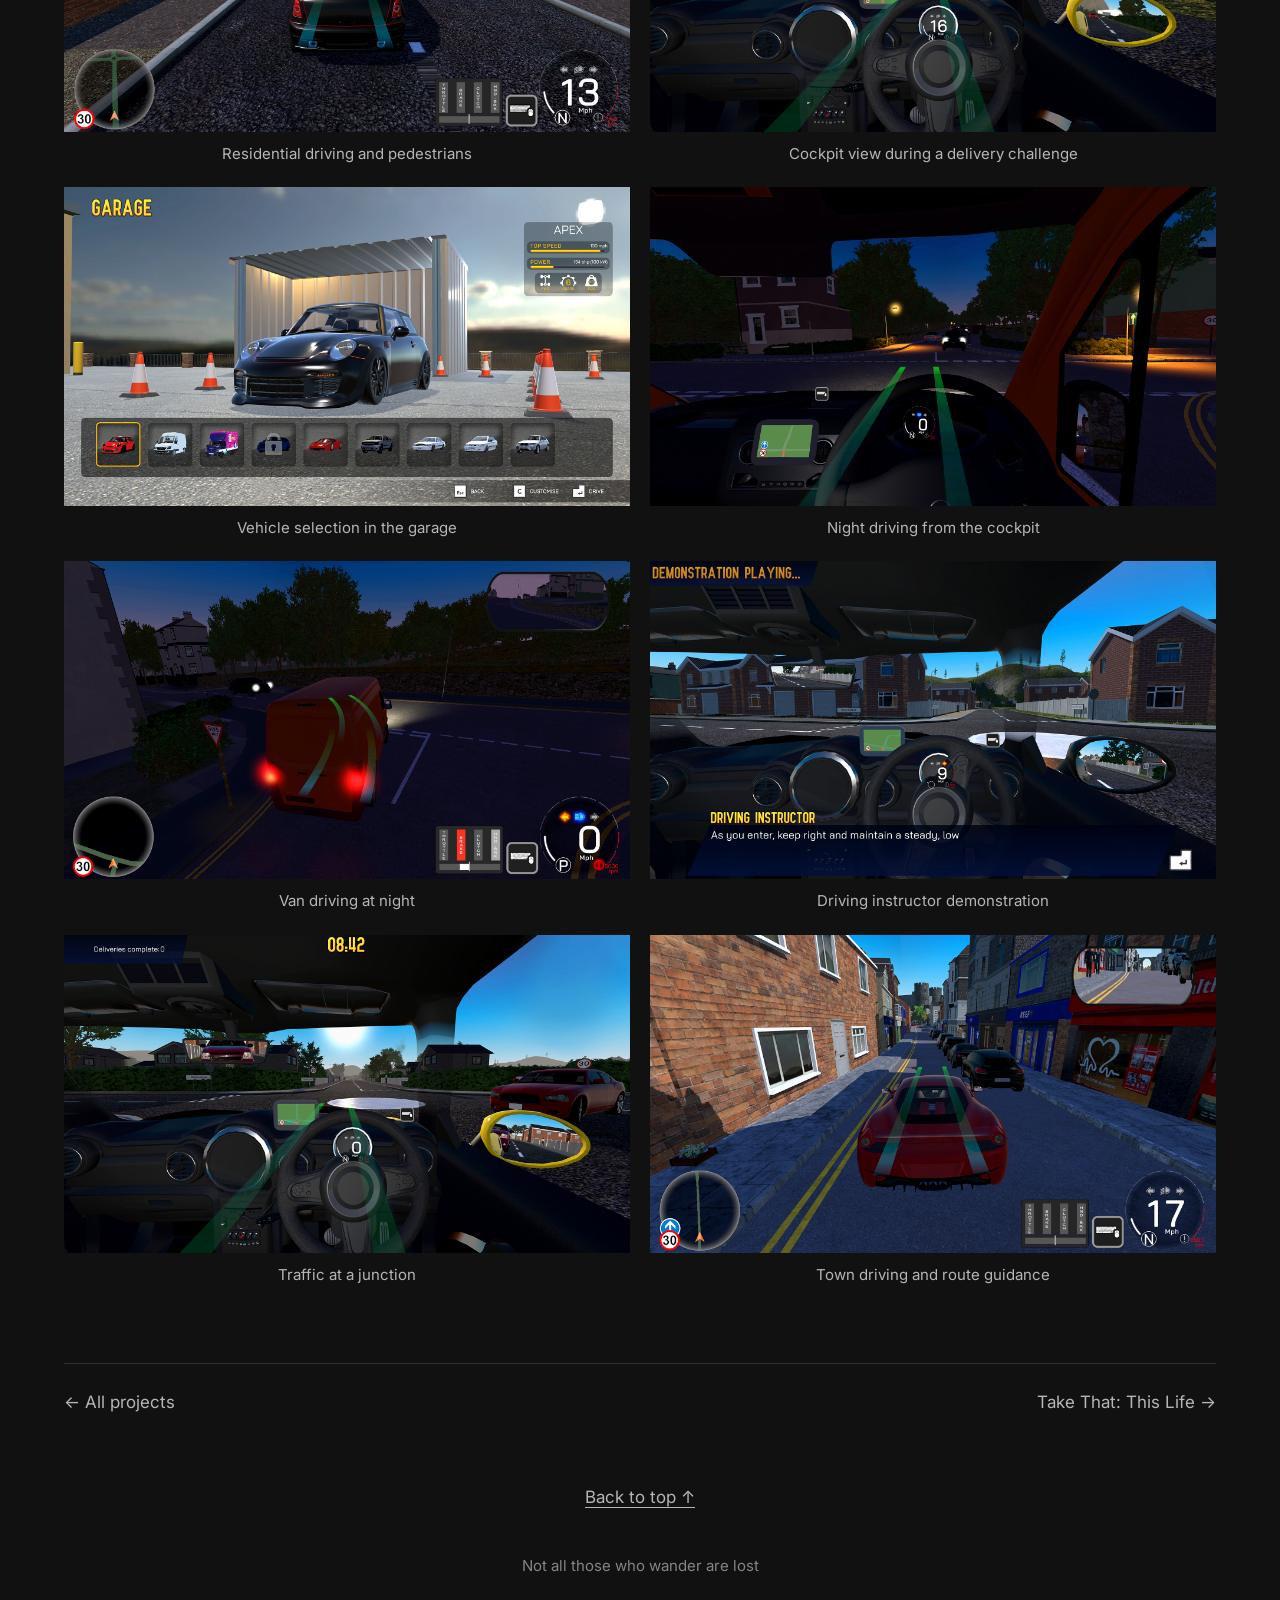
<file: virtual-driving-school.html>
<!doctype html>
<html lang="en"><head><meta charset="utf-8"><meta name="viewport" content="width=device-width,initial-scale=1"><meta name="description" content="Andy Creighton — software developer. Gameplay, simulation, cloud services, UI and development tools."><title>Virtual Driving School | Andy Creighton</title><link rel="icon" type="image/svg+xml" href="data:image/svg+xml,%3Csvg xmlns='http://www.w3.org/2000/svg' viewBox='0 0 64 64'%3E%3Crect width='64' height='64' fill='%23111'/%3E%3Ctext x='32' y='44' font-family='Arial' font-size='34' text-anchor='middle' fill='white'%3EAC%3C/text%3E%3C/svg%3E"><link rel="stylesheet" href="styles.css"><script src="assets.js" defer></script><script src="site.js" defer></script></head><body id="top"><a class="skip" href="#main">Skip to content</a><header class="header"><nav class="nav" aria-label="Main navigation"><a href="index.html" aria-current="page">Portfolio</a><a href="assets/AndyCreightonCV.pdf" download="AndyCreightonCV.pdf" aria-label="Download CV (PDF)">CV</a><a href="contact.html">Contact</a></nav><a class="brand" href="index.html">Andy Creighton</a><nav class="socials" aria-label="Social and email"><a href="https://www.linkedin.com/in/andy-creighton-a50040180/" aria-label="LinkedIn profile"><span class="in" aria-hidden="true">in</span></a><a href="mailto:andrewcreighton87@gmail.com" aria-label="Email Andy"><svg viewBox="0 0 24 24" aria-hidden="true"><path d="M2 4h20v16H2V4zm2 2v1l8 6 8-6V6l-8 6-8-6zm0 4v8h16v-8l-8 6-8-6z"/></svg></a></nav></header><main id="main" class="page"><h1 class="page-title">Virtual Driving School</h1><div class="case-layout"><div class="copy"><section><h2>Overview</h2><p>Virtual Driving School is a long-running driving simulation platform used as the basis for both consumer and bespoke client projects. I have worked extensively on the project throughout my time at CGA, contributing to the underlying simulation as well as individual client projects.</p></section><section><h2>Simulation & AI</h2><p>Worked on vehicle AI, pedestrian behaviour, collision detection and traffic management. Reworked vehicle AI using behaviour trees to make behaviours easier to extend and maintain, and developed an event-driven traffic light system integrated with the road network to support more complex junction behaviour.</p></section><section><h2>Performance</h2><p>Profiled and optimised areas of the simulation where performance had become an issue. This included reducing rendering costs from the multiple cameras required for mirrors, navigation and UI by controlling how frequently individual cameras needed to render.</p></section><section><h2>Architecture & Development</h2><p>Worked within a large, long-running Unity codebase containing interconnected simulation, gameplay and UI systems. Developed reusable systems and tools, including UI functionality and systems for capturing and outputting simulation data.</p></section><section><h2>Leadership</h2><p>Progressed into a lead role while remaining hands-on with development. Responsible for technical and design decisions, project planning and managing a multidisciplinary team of approximately 10.</p></section><section><h2>Other Simulation Work</h2><p>Worked on bespoke driving simulations for clients including Scottish Police and Octopus Energy, implementing learning scenarios, simulation functionality and supporting systems.</p></section></div><aside aria-label="Project details"><dl class="details"><div><dt>Role</dt><dd>Programmer / Project Lead</dd></div><div><dt>Tools / Technology</dt><dd>Unity, C#</dd></div><div><dt>Platforms</dt><dd>PC</dd></div></dl></aside></div><section class="gallery" aria-label="Project gallery"><figure><a href="assets/virtual-driving-school-new-1.jpg" aria-label="View full-size image: Residential driving and pedestrians"><img class="gallery-image" src="assets/virtual-driving-school-new-1.jpg" alt="Residential driving and pedestrians" width="1920" height="1080" loading="lazy" decoding="async"></a><figcaption>Residential driving and pedestrians</figcaption></figure>
<figure><a href="assets/virtual-driving-school-new-2.jpg" aria-label="View full-size image: Cockpit view during a delivery challenge"><img class="gallery-image" src="assets/virtual-driving-school-new-2.jpg" alt="Cockpit view during a delivery challenge" width="1920" height="1080" loading="lazy" decoding="async"></a><figcaption>Cockpit view during a delivery challenge</figcaption></figure>
<figure><a href="assets/virtual-driving-school-new-3.jpg" aria-label="View full-size image: Vehicle selection in the garage"><img class="gallery-image" src="assets/virtual-driving-school-new-3.jpg" alt="Vehicle selection in the garage" width="1920" height="1080" loading="lazy" decoding="async"></a><figcaption>Vehicle selection in the garage</figcaption></figure>
<figure><a href="assets/virtual-driving-school-new-4.jpg" aria-label="View full-size image: Night driving from the cockpit"><img class="gallery-image" src="assets/virtual-driving-school-new-4.jpg" alt="Night driving from the cockpit" width="1920" height="1080" loading="lazy" decoding="async"></a><figcaption>Night driving from the cockpit</figcaption></figure>
<figure><a href="assets/virtual-driving-school-new-5.jpg" aria-label="View full-size image: Van driving at night"><img class="gallery-image" src="assets/virtual-driving-school-new-5.jpg" alt="Van driving at night" width="1920" height="1080" loading="lazy" decoding="async"></a><figcaption>Van driving at night</figcaption></figure>
<figure><a href="assets/virtual-driving-school-new-6.jpg" aria-label="View full-size image: Driving instructor demonstration"><img class="gallery-image" src="assets/virtual-driving-school-new-6.jpg" alt="Driving instructor demonstration" width="1920" height="1080" loading="lazy" decoding="async"></a><figcaption>Driving instructor demonstration</figcaption></figure>
<figure><a href="assets/virtual-driving-school-new-7.jpg" aria-label="View full-size image: Traffic at a junction"><img class="gallery-image" src="assets/virtual-driving-school-new-7.jpg" alt="Traffic at a junction" width="1920" height="1080" loading="lazy" decoding="async"></a><figcaption>Traffic at a junction</figcaption></figure>
<figure><a href="assets/virtual-driving-school-new-8.jpg" aria-label="View full-size image: Town driving and route guidance"><img class="gallery-image" src="assets/virtual-driving-school-new-8.jpg" alt="Town driving and route guidance" width="1920" height="1080" loading="lazy" decoding="async"></a><figcaption>Town driving and route guidance</figcaption></figure></section><nav class="project-nav" aria-label="Project navigation"><a href="index.html">← All projects</a><a href="take-that-this-life.html">Take That: This Life →</a></nav><a class="top-link" href="#top">Back to top ↑</a></main><footer class="footer">Not all those who wander are lost</footer></body></html>
</file>
<file: styles.css>
@font-face{font-family:Rajdhani;src:url('assets/rajdhani-semibold.ttf') format('truetype');font-weight:600;font-display:swap}
@font-face{font-family:Inter;src:url('assets/inter-variable.ttf') format('truetype');font-weight:100 900;font-display:swap}
:root{color-scheme:dark;--bg:#111;--text:#b6b6b6;--white:#fafafa;--line:#303030;--display:Rajdhani,'Arial Narrow',sans-serif;--body:Inter,Arial,sans-serif}
*{box-sizing:border-box}html{scroll-behavior:smooth}body{margin:0;background:var(--bg);color:var(--text);font:17px/1.75 var(--body)}a{color:inherit;text-underline-offset:4px}a:hover{color:white}button{font:inherit}h1,h2,h3,p,figure{margin:0}h1,h2,h3{color:var(--white);font-family:var(--display);font-weight:600;line-height:1.2}h1{font-size:clamp(36px,4vw,56px)}h2{font-size:29px}h3{font-size:24px}p+p{margin-top:18px}a:focus-visible,button:focus-visible{outline:2px solid white;outline-offset:6px}.skip{position:absolute;top:-80px;left:20px;background:#111;padding:12px;z-index:10}.skip:focus{top:10px}
.header{min-height:158px;max-width:1700px;margin:auto;padding:38px 4%;display:grid;grid-template-columns:1fr auto 1fr;align-items:center;gap:26px}.brand{font-family:var(--display);font-weight:600;text-transform:uppercase;font-size:44px;color:white;text-decoration:none;letter-spacing:1px;line-height:1}.nav{display:flex;gap:26px}.nav a{font-family:var(--display);font-weight:600;text-decoration:none;font-size:21px}.nav a[aria-current=page]{color:white}.socials{display:flex;justify-content:flex-end;gap:18px}.socials a{display:grid;place-items:center;width:28px;height:36px;text-decoration:none}.socials svg{height:21px;width:21px;fill:currentColor}.socials .in{font:700 21px Arial}
.portfolio{max-width:1600px;margin:0 auto;padding:12px 4% 0}.grid{display:grid;grid-template-columns:repeat(2,minmax(0,1fr));gap:18px}.tile{aspect-ratio:1.62;position:relative;overflow:hidden;display:grid;place-items:center;background:#1c1c1c;text-decoration:none;text-align:center;isolation:isolate}.tile:nth-child(even){background:#202020}.tile:before{content:'';position:absolute;inset:0;background:#000;opacity:0;transition:opacity .4s;z-index:1}.tile:hover:before,.tile:focus-visible:before{opacity:.6}.tile img.cover{width:100%;height:100%;object-fit:cover;position:absolute;inset:0;transition:transform .6s,opacity .4s}.tile:hover img.cover{transform:scale(1.025)}.tile-content{z-index:2;padding:30px;transition:transform .4s}.tile:hover .tile-content{transform:translateY(-5px)}.tile h2{font-size:clamp(26px,2.6vw,42px)}.tile .tags{font-size:17px;letter-spacing:.6px;display:block;margin-top:10px}.tile .category{display:block;font-size:14px;letter-spacing:1.7px;margin-bottom:14px}.tile .asset-note{position:absolute;bottom:18px;left:0;right:0;font:12px/1.5 Arial,sans-serif;color:#aaa;z-index:2}.tile.has-image .tile-content{opacity:0}.tile.has-image:hover .tile-content,.tile.has-image:focus-visible .tile-content{opacity:1}.tile.has-image:before{opacity:.1}.tile.has-image:hover:before,.tile.has-image:focus-visible:before{opacity:.72}
.lower{max-width:1600px;margin:80px auto;padding:0 4%;display:grid;grid-template-columns:1.4fr 1fr;gap:100px}.lower h2{margin-bottom:20px}.lower p{max-width:680px}.skills{margin:22px 0;font-size:17px}.text-link{display:inline-block;margin-top:22px;color:white}.credits h3{margin-bottom:12px}.footer{padding:40px 4%;text-align:center;font-size:15px;color:#858585}.page{max-width:1400px;margin:0 auto;padding:34px 5% 0}.page-title{text-align:center;margin-bottom:88px}.case-layout{display:grid;grid-template-columns:minmax(0,2.5fr) minmax(210px,1fr);gap:100px;max-width:1150px;margin:auto}.copy section{margin-bottom:32px}.copy h2{margin-bottom:12px}.copy p{max-width:780px}.details div{margin-bottom:26px}.details dt{font-family:var(--display);font-weight:600;font-size:27px;color:white;line-height:1.2}.details dd{margin:4px 0 0}.details{margin:0}.gallery{margin:64px auto 0;display:grid;grid-template-columns:repeat(2,minmax(0,1fr));gap:20px}.gallery figure{min-width:0}.gallery figcaption{font-size:15px;margin-top:9px;text-align:center}.placeholder{aspect-ratio:16/9;background:#1b1b1b;border:1px solid #292929;display:flex;align-items:center;justify-content:center;flex-direction:column;text-align:center;padding:24px}.placeholder span{font:13px Arial,sans-serif;color:#999;margin-top:8px}.gallery .wide{grid-column:1/-1}.project-nav{margin:75px 0 0;padding-top:24px;border-top:1px solid var(--line);display:flex;justify-content:space-between;gap:30px}.project-nav a{text-decoration:none}.reference-window{position:relative;overflow:hidden;width:100%;display:block;background:#111}.reference-window img{position:absolute;max-width:none;height:auto}.jinx{aspect-ratio:610/210}.jinx img{width:303.443%;left:-154.1%;top:-150%}.starfall-ai{aspect-ratio:1312/652}.starfall-ai img{width:123.018%;left:-14.863%;top:-9.97%}.starfall-ui{aspect-ratio:600/338}.starfall-ui img{width:276%;left:-140.333%;top:-29.29%}.starfall-build{aspect-ratio:696/523}.starfall-build img{width:223.276%;left:-11.35%;top:-14.15%}.contact-layout{display:grid;grid-template-columns:1fr 1.2fr;gap:80px;align-items:center;margin:110px 0 140px}.contact-links{display:grid;gap:15px;margin-top:20px}.contact-outro{margin-top:100px}.contact-layout figcaption{text-align:center;font-size:15px;margin-top:20px}.unavailable{color:#858585}.small-copy{font:14px/1.6 Arial,sans-serif}.cv-content{max-width:760px;margin:auto}.cv-content section{margin-bottom:34px}.cv-content h2{margin-bottom:12px}.notice{padding:20px;border:1px solid #333;margin-bottom:40px;font:15px/1.6 Arial,sans-serif}ul{padding-left:20px}li+li{margin-top:12px}.top-link{display:block;text-align:center;margin-top:65px}
@media(hover:none){.tile.has-image .tile-content{opacity:1}.tile.has-image:before{opacity:.6}}
@media(min-width:1500px){.header{min-height:185px}.portfolio{padding-top:20px}}
@media(max-width:800px){.header{grid-template-columns:1fr auto;padding:32px 5%;gap:25px}.brand{grid-column:1/-1;grid-row:1;text-align:center;font-size:40px}.nav{gap:22px}.socials{gap:12px}.case-layout{gap:40px}.lower{gap:40px}.page-title{margin-bottom:55px}.contact-layout{gap:30px}}
@media(max-width:580px){.header{padding-bottom:25px}.nav{gap:17px}.nav a{font-size:19px}.socials{gap:6px}.portfolio{padding:0 5%}.grid{grid-template-columns:1fr;gap:14px}.tile h2{font-size:32px}.tile .tags{font-size:16px}.lower,.case-layout,.contact-layout{grid-template-columns:1fr}.lower{margin:55px auto;gap:45px;padding:0 5%}.page{padding-top:20px}.page-title{margin-bottom:45px}.case-layout{gap:20px}.details{border-top:1px solid #333;padding-top:25px;display:grid;grid-template-columns:1fr 1fr;gap:20px}.details div{margin:0}.details dt{font-size:23px}.gallery{grid-template-columns:1fr;margin-top:45px}.gallery .wide{grid-column:auto}.contact-layout{margin:50px 0 70px;gap:50px}.contact-outro{margin-top:35px}.project-nav{font-size:16px}.footer{padding-top:30px}.tile.has-image .tile-content{opacity:1}.tile.has-image:before{opacity:.6}}
@media(prefers-reduced-motion:reduce){html{scroll-behavior:auto}*,*:before{transition:none!important}}

.sr-only{position:absolute;width:1px;height:1px;overflow:hidden;clip-path:inset(50%);white-space:nowrap}.gallery-image{display:block;width:100%;height:auto}.original-jinx img{width:100%;height:auto}.contact-links a{overflow-wrap:anywhere}
.tile.tile-portrait{background:#fff}.tile.tile-portrait img.cover{object-fit:contain}.credit-image{display:block;width:100%;height:auto;margin:0 0 22px}.gallery a{display:block}.gallery-portrait{grid-template-columns:repeat(3,minmax(0,1fr));gap:24px;max-width:1000px}.gallery-portrait .gallery-image{max-height:650px;object-fit:contain}.gallery-portrait figure{align-self:start}
@media(max-width:700px){.gallery-portrait{grid-template-columns:repeat(2,minmax(0,1fr));gap:16px}}
@media(max-width:420px){.gallery-portrait{grid-template-columns:1fr;max-width:310px}}
.tile[data-cover="assets/virtual-driving-school-cover.jpg"] img.cover{object-position:right center}
</file>
